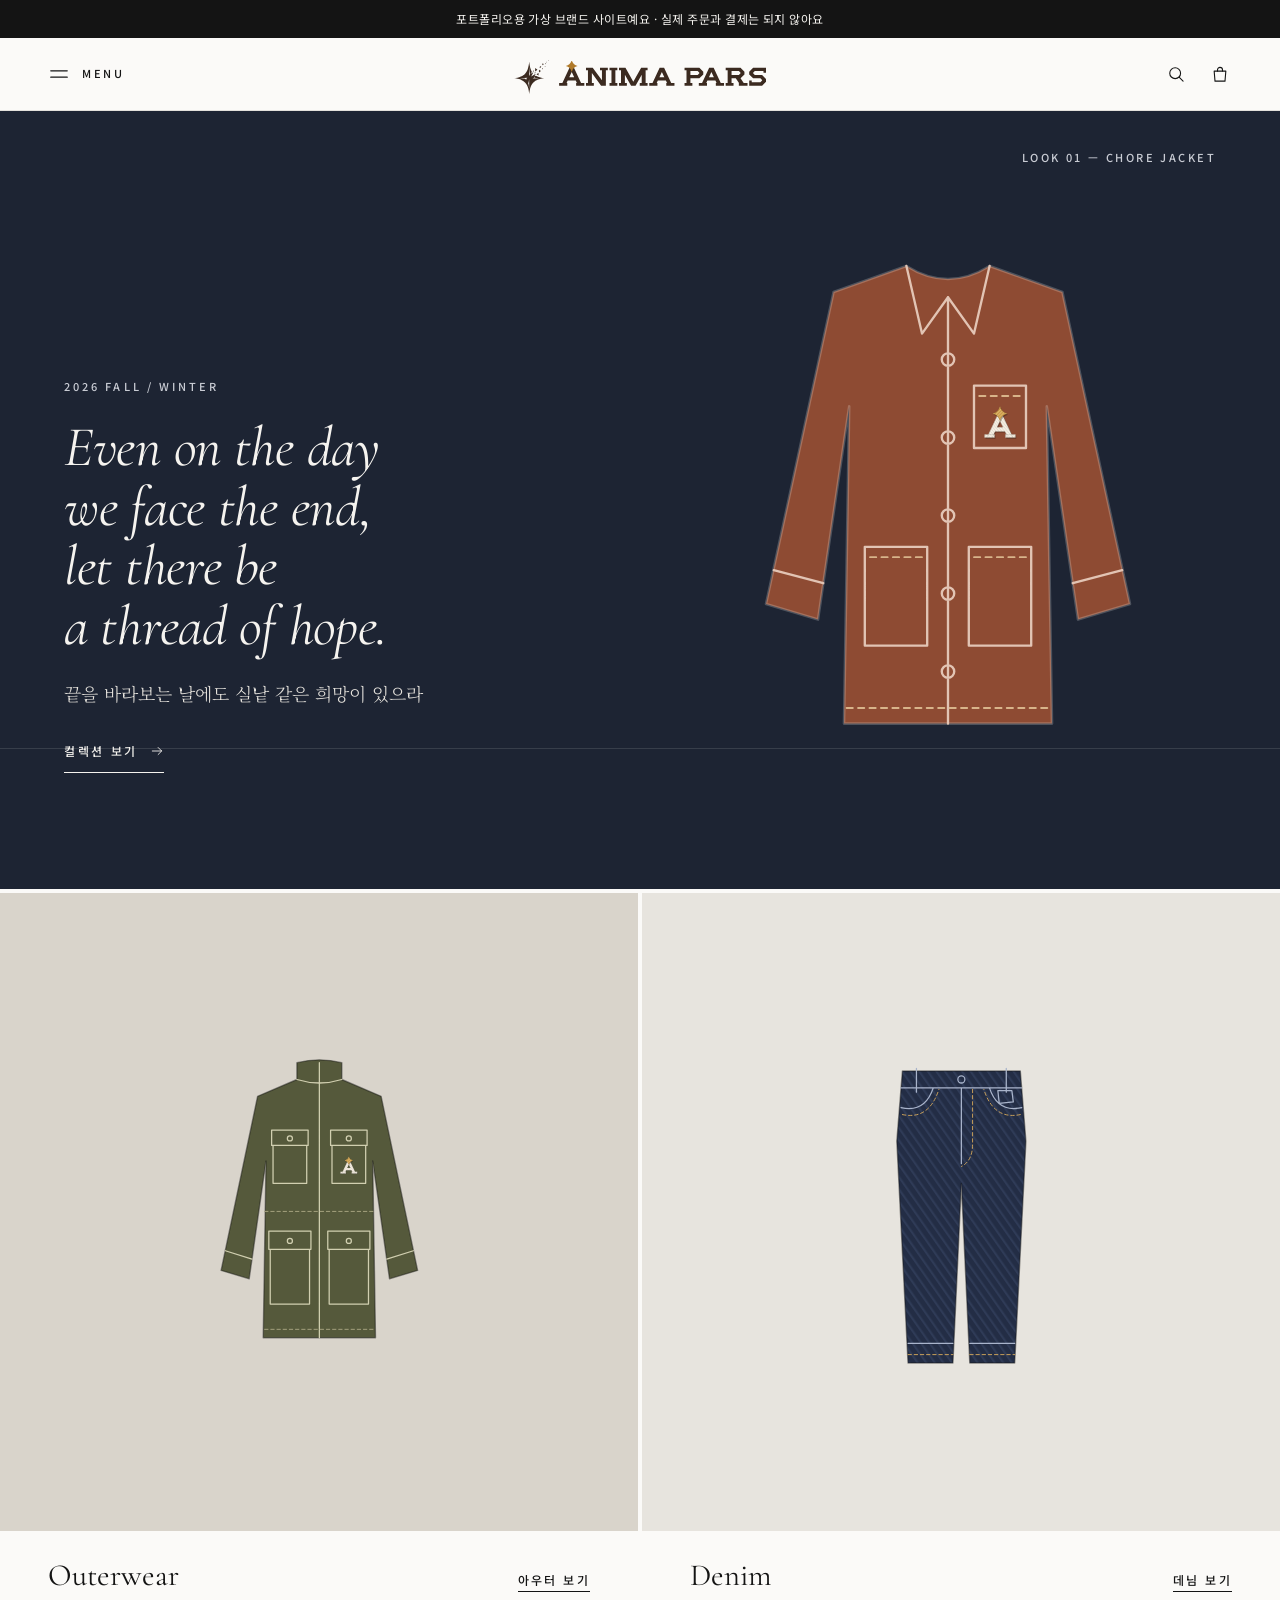
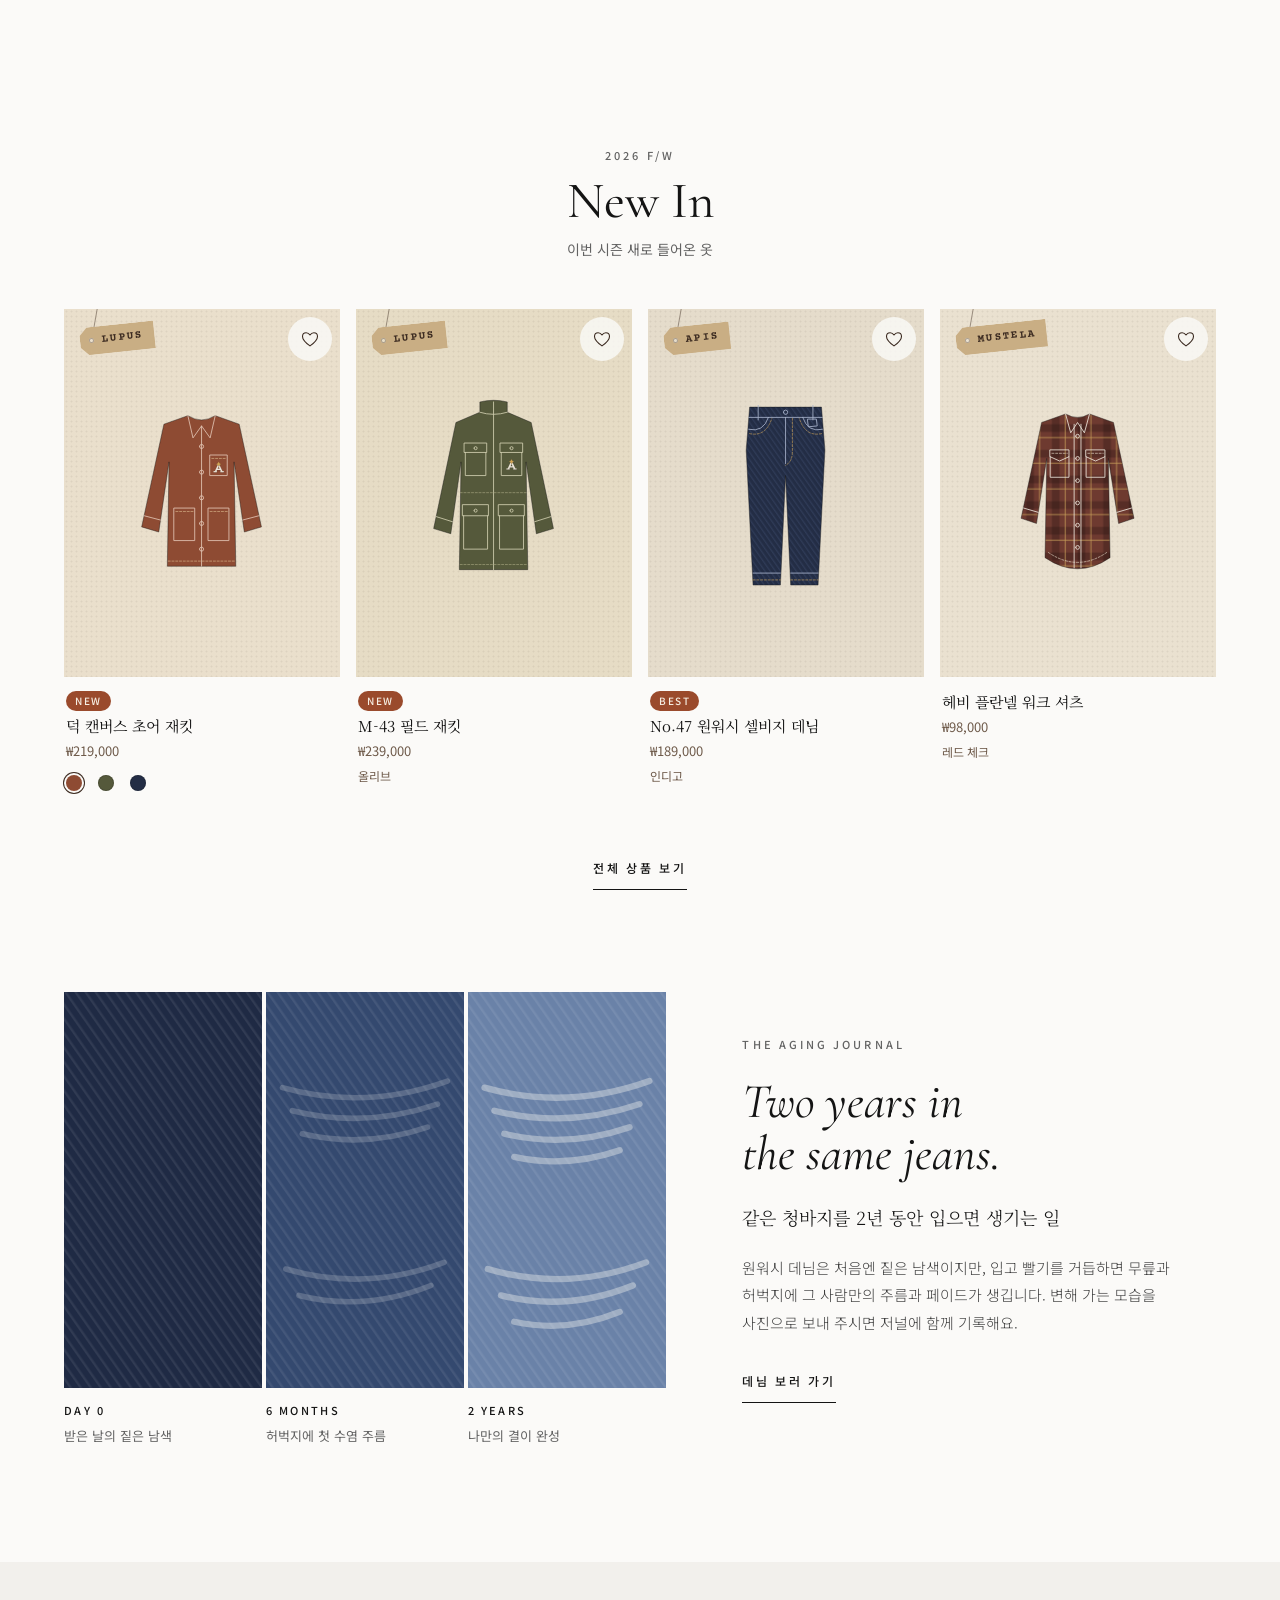
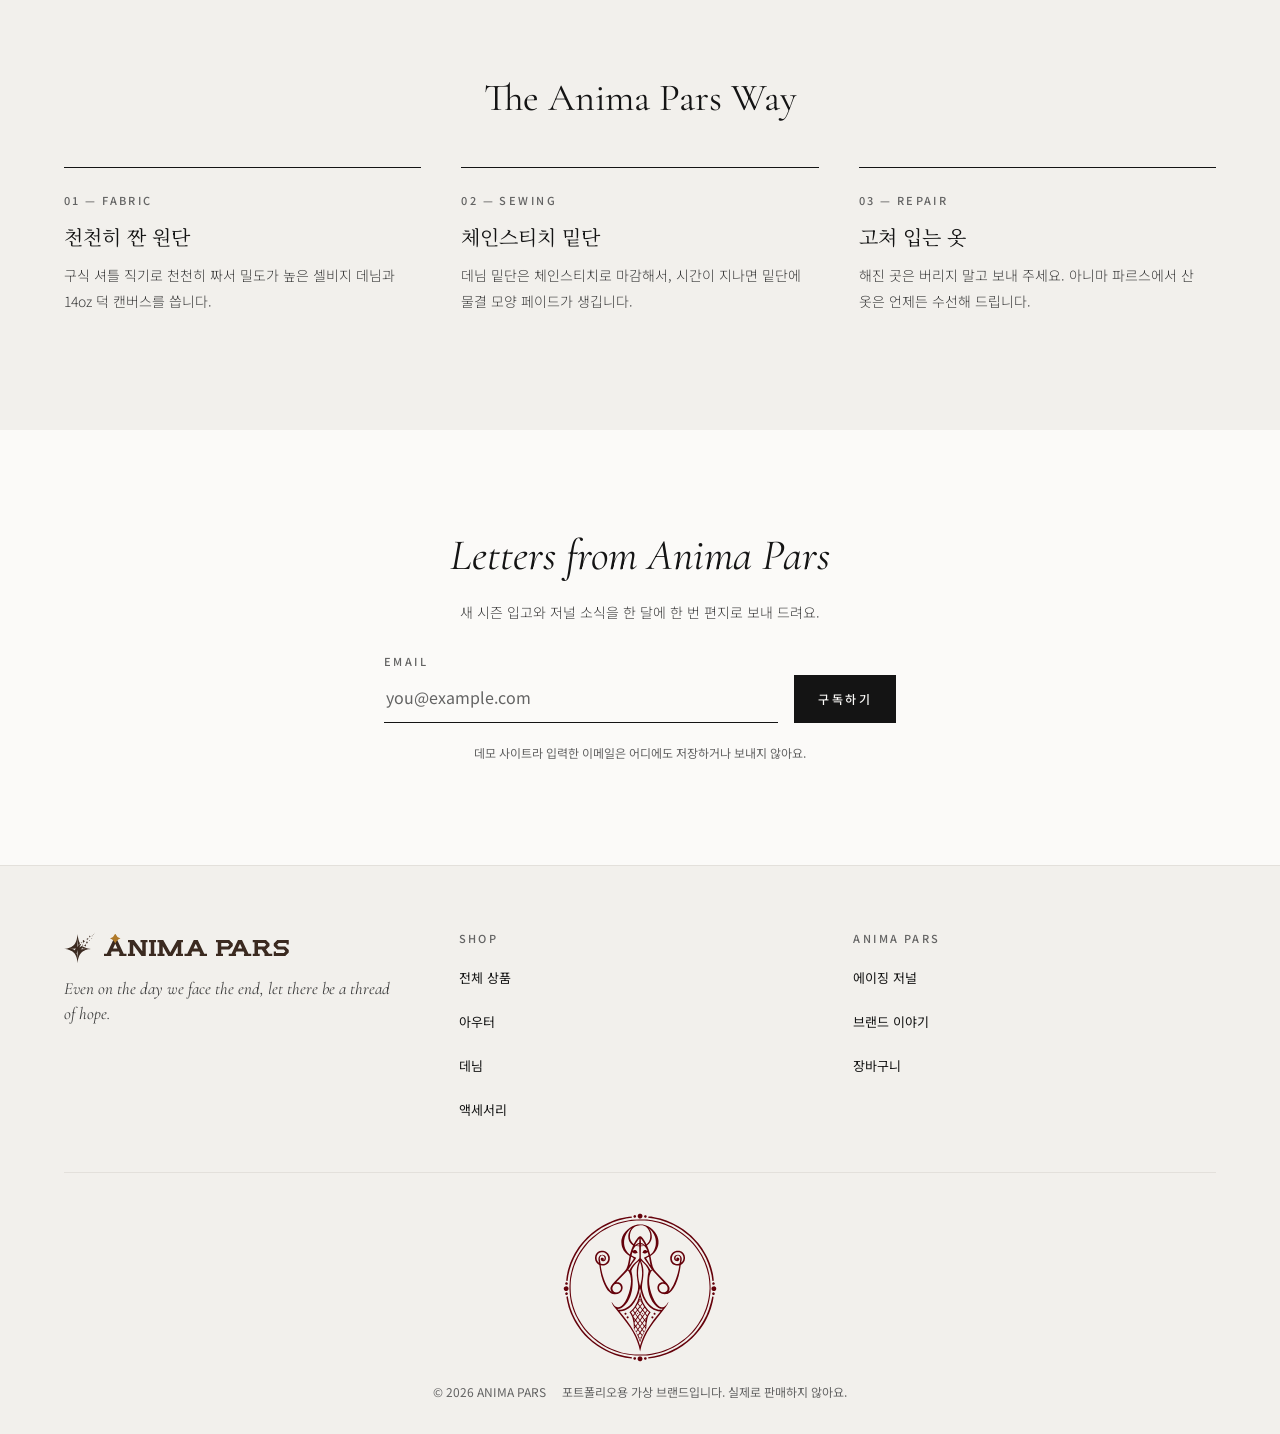
<file: index.html>
<!doctype html>
<html lang="ko">
<head>
  <meta charset="utf-8">
  <meta name="viewport" content="width=device-width, initial-scale=1">
  <title>ANIMA PARS | 포트폴리오용 가상 의류 브랜드</title>
  <meta name="description" content="ANIMA PARS는 덕 캔버스 재킷과 셀비지 데님처럼 입을수록 길이 드는 옷을 만드는 가상 의류 브랜드예요. 코딩 포트폴리오로 만든 데모 사이트입니다.">
  <meta property="og:type" content="website">
  <meta property="og:site_name" content="ANIMA PARS">
  <meta property="og:title" content="ANIMA PARS">
  <meta property="og:description" content="Even on the day we face the end, let there be a thread of hope.">
  <meta property="og:locale" content="ko_KR">
  <meta name="theme-color" content="#fbfaf8">
  <link rel="icon" href="assets/img/favicon.svg" type="image/svg+xml">
  <link rel="preconnect" href="https://fonts.googleapis.com">
  <link rel="preconnect" href="https://fonts.gstatic.com" crossorigin>
  <link rel="stylesheet" href="https://fonts.googleapis.com/css2?family=Cormorant+Garamond:ital,wght@0,400;0,500;1,400&amp;family=Noto+Sans+KR:wght@300;400;500&amp;family=Noto+Serif+KR:wght@300;400&amp;family=Courier+Prime:wght@400;700&amp;display=swap">
  <link rel="stylesheet" href="assets/css/style.css">
  <script src="assets/js/data.js" defer></script>
  <script src="assets/js/common.js" defer></script>
  <script src="assets/js/home.js" defer></script>
</head>
<body>
  <!-- 로고: 한 번 정의해 두고 <use>로 여러 곳에서 씀 -->
  <svg class="svg-defs" aria-hidden="true" focusable="false">
    <symbol id="logo-mark" viewBox="-1 3 372 48">
      <!-- 각진 글자 + 슬랩 세리프. 겹치는 조각을 합치고 글자 속 구멍은 반대 방향으로 그려 뚫음(nonzero) -->
      <path fill="currentColor" d="M3.5 50 L18.5 18 L26.5 18 L41.5 50 L33.9 50 L29.7 41 L15.3 41 L11.1 50 Z M0 45.5 H14.6 V50 H0 Z M30.4 45.5 H45 V50 H30.4 Z M22.5 25.7 L18.1 35 L26.9 35 Z M51.5 50 L51.5 18 L60 18 L76.5 40.5 L76.5 18 L83.5 18 L83.5 50 L75 50 L58.5 27.5 L58.5 50 Z M48 18 H51.5 V22.5 H48 Z M73 18 H87 V22.5 H73 Z M48 45.5 H62 V50 H48 Z M93.5 18 L100.5 18 L100.5 50 L93.5 50 Z M90 18 H104 V22.5 H90 Z M90 45.5 H104 V50 H90 Z M110.5 50 L110.5 18 L118.5 18 L132.5 42.9 L146.5 18 L154.5 18 L154.5 50 L147.5 50 L147.5 30.4 L136.5 50 L128.5 50 L117.5 30.4 L117.5 50 Z M107 18 H110.5 V22.5 H107 Z M154.5 18 H158 V22.5 H154.5 Z M107 45.5 H121 V50 H107 Z M144 45.5 H158 V50 H144 Z M164.5 50 L179.5 18 L187.5 18 L202.5 50 L194.9 50 L190.7 41 L176.3 41 L172.1 50 Z M161 45.5 H175.6 V50 H161 Z M191.4 45.5 H206 V50 H191.4 Z M183.5 25.7 L179.1 35 L187.9 35 Z M227.5 50 L227.5 18 L250.5 18 L257.5 25 L257.5 30 L250.5 37 L234.5 37 L234.5 50 Z M224 18 H227.5 V22.5 H224 Z M224 45.5 H238 V50 H224 Z M234.5 24 L234.5 31 L247.5 31 L250.5 28 L250.5 27 L247.5 24 Z M253 50 L268 18 L276 18 L291 50 L283.4 50 L279.2 41 L264.8 41 L260.6 50 Z M249.5 45.5 H264.1 V50 H249.5 Z M279.9 45.5 H294.5 V50 H279.9 Z M272 25.7 L267.6 35 L276.4 35 Z M301 50 L301 18 L324 18 L331 25 L331 30 L324 37 L333 50 L324.5 50 L315.5 37 L308 37 L308 50 Z M297.5 18 H301 V22.5 H297.5 Z M297.5 45.5 H311.5 V50 H297.5 Z M321 45.5 H336.5 V50 H321 Z M308 24 L308 31 L321 31 L324 28 L324 27 L321 24 Z M369.5 18 L369.5 24 L349.5 24 L346.5 27 L346.5 28 L349.5 31 L362.5 31 L369.5 38 L369.5 43 L362.5 50 L339.5 50 L339.5 44 L359.5 44 L362.5 41 L362.5 40 L359.5 37 L346.5 37 L339.5 30 L339.5 25 L346.5 18 Z M365 18 H369.5 V27 H365 Z M339.5 41 H344 V50 H339.5 Z"/>
      <path style="fill: var(--logo-star, currentColor)" d="M22.5 4.5 Q24.8 12.7 33 15 Q24.8 17.3 22.5 25.5 Q20.2 17.3 12 15 Q20.2 12.7 22.5 4.5 Z"/>
    </symbol>
    <symbol id="star-mark" viewBox="0 0 102.8 101">
      <!-- 부서지는 별(2번): 별 몸통과 조각의 윤곽선을 옮김. 별 안쪽 흰 선은 evenodd로 뚫음 -->
      <path style="fill: var(--brand-star, currentColor)" fill-rule="evenodd" d="M101.5 2.5l-.1 .1 -.9 -1 .9 -1.1 .9 1.1zM96.8 7.9l-1.8 -1.3 1.7 -1.6zM44.5 100.5l-.4 -4.9 -.9 -5.7 -1.2 -5.6 -1.2 -3.9 -1.5 -3.7 -1.5 -3.1 -2.4 -3.7 -3.1 -3.6 -2.7 -2.5 -2.8 -2.1 -4.1 -2.3 -3.3 -1.5 -4.2 -1.5 -4.9 -1.2 -5.7 -1 -4.1 -.5 10 -1.6 4.7 -1.2 4.9 -1.8 4.1 -2 3 -1.8 2.7 -2 2.5 -2.4 2.4 -2.8 2.4 -3.8 2.3 -4.8 1.2 -3.5 1.2 -4.1 1 -4.6 1.3 -7.6 .3 -4.2 .2 -.1 1.2 9.5 1.5 7.2 2.5 7.7 2.7 5.4 -4.1 5.3 .6 -.1 7.7 -4 -6.2 12.3 13.1 -7.9 -3.9 8.1 4.2 -2.3 4.8 2.4 6.3 2.2 7.6 1.7 5.9 .7 -.2 .2 -5.9 .7 -3.6 .7 -5.3 1.4 -3 1 -4.2 1.9 -3.6 2 -3.2 2.3 -2.7 2.5 -2.6 3 -2.9 4.3 -1.5 3.1 -1.6 4.2 -1.3 4.2 -1.1 5.4zM84.8 15.9l-2.2 -3.1 2.2 -3 2.2 3zM92 12.8l-.3 .1 0 -.1 0 -3 2.8 1zM78.9 23.2l-4.5 -1.3 -.6 -.2 0 -.2 5.9 -3.7 .1 .1 -.1 1zM92.8 21.1l-2.8 -.1 1.1 -2.2zM44 48.2l3.3 -6.7 -.7 -2.4 -.7 -4.8 -1.2 -14.2 -.1 20.5 -.2 4.6 -.5 3.1zM62.2 34.4l-.1 -7.5 .2 -3 6.5 5zM84.5 28.1l-1.9 -2.8 2.8 -1.2 -.2 1.5zM75.4 36.9l-2.8 -4 3 -4 2.7 4zM57.4 35l-1.1 -.6 -1.5 -1.3 4.1 -2.4 -.3 1.2zM60.2 39.9l-.1 .1 -.1 -.3 .8 -2.5 3.7 -.2zM72 46l-6.1 -3.6 6.1 -3.9 .1 0 0 .9zM55.5 54.7l18.3 -1 -6 -.4 -3.7 -.4 -2.4 -.8 -2.1 -1.1 -1 1.2 -1.1 .9 -1.2 .7 -2.2 .9zM36.2 58.6l-.1 -2 .5 -1.3 .9 -1.3 2 -1.5 -22 1.2 9 .6 3.6 .6 1.9 .6 1.5 .8 1.4 1zM44.6 85.4l-.1 -28.4 -1.5 7.7 -1.3 4 .9 2.7 .8 3.4z"/>
    </symbol>
  </svg>

  <a class="skip-link" href="#main">본문으로 건너뛰기</a>
  <p class="notice-bar">포트폴리오용 가상 브랜드 사이트예요 · 실제 주문과 결제는 되지 않아요</p>

  <header class="site-header">
    <div class="site-header__inner">
      <div class="site-header__start">
        <button class="menu-toggle" type="button" aria-expanded="false" aria-controls="site-menu" aria-label="메뉴" data-menu-toggle>
          <svg class="icon icon-menu" viewBox="0 0 24 24" aria-hidden="true" focusable="false"><path d="M3 8.5 H21 M3 15.5 H21"/></svg>
          <svg class="icon icon-close" viewBox="0 0 24 24" aria-hidden="true" focusable="false"><path d="M5.5 5.5 L18.5 18.5 M18.5 5.5 L5.5 18.5"/></svg>
          <span class="menu-toggle__label" aria-hidden="true" data-menu-label>MENU</span>
        </button>
      </div>
      <a class="brand-logo" href="index.html" aria-label="ANIMA PARS 홈">
        <svg class="brand-star" viewBox="0 0 102.8 101" aria-hidden="true" focusable="false"><use href="#star-mark"/></svg>
        <svg class="logo" viewBox="-1 3 372 48" aria-hidden="true" focusable="false"><use href="#logo-mark"/></svg>
      </a>
      <div class="site-header__end">
        <button class="icon-button" type="button" aria-expanded="false" aria-controls="site-search" aria-label="검색" data-search-toggle>
          <svg class="icon" viewBox="0 0 24 24" aria-hidden="true" focusable="false"><circle cx="11" cy="11" r="6.5"/><path d="M16 16 L20.5 20.5"/></svg>
        </button>
        <a class="cart-link" href="cart.html" aria-label="장바구니" data-cart-link>
          <svg class="icon" viewBox="0 0 24 24" aria-hidden="true" focusable="false"><path d="M5 8.5 H19 L18 20.5 H6 Z"/><path d="M9 8.5 V7 A3 3 0 0 1 15 7 V8.5"/></svg>
          <span class="cart-link__count" aria-hidden="true" data-cart-count hidden>0</span>
        </a>
      </div>
    </div>
    <div class="site-search" id="site-search" hidden>
      <form class="site-search__form" action="shop.html" method="get" role="search">
        <label class="sr-only" for="search-input">상품 검색</label>
        <input class="site-search__input" id="search-input" name="q" type="search" maxlength="40" placeholder="상품 이름으로 검색" autocomplete="off">
        <button class="button button--compact" type="submit">검색</button>
      </form>
    </div>
    <nav class="site-menu" id="site-menu" aria-label="전체 메뉴" hidden>
      <div class="site-menu__inner">
        <div class="menu-group">
          <p class="menu-group__title" lang="en">SHOP</p>
          <a href="shop.html">전체 상품</a>
          <a href="shop.html?cat=outer">아우터</a>
          <a href="shop.html?cat=denim">데님</a>
          <a href="shop.html?cat=shirt">셔츠</a>
          <a href="shop.html?cat=sweat">스웨트</a>
          <a href="shop.html?cat=tee">티셔츠</a>
          <a href="shop.html?cat=acc">액세서리</a>
        </div>
        <div class="menu-group">
          <p class="menu-group__title" lang="en">ANIMA PARS</p>
          <a href="index.html#journal">에이징 저널</a>
          <a href="index.html#about">브랜드 이야기</a>
          <a href="cart.html">장바구니</a>
        </div>
      </div>
    </nav>
  </header>

  <main id="main" tabindex="-1">
    <section class="hero" aria-labelledby="hero-title">
      <p class="hero__look" aria-hidden="true">LOOK 01 — CHORE JACKET</p>
      <div class="hero__inner container">
        <div class="hero__copy">
          <p class="eyebrow eyebrow--night" lang="en">2026 FALL / WINTER</p>
          <h1 class="hero__title" id="hero-title" lang="en">Even on the day<br>we face the end,<br>let there be<br>a thread of hope.</h1>
          <p class="hero__subtitle">끝을 바라보는 날에도 실낱 같은 희망이 있으라</p>
          <a class="link-line link-line--night" href="shop.html">
            컬렉션 보기
            <svg class="icon icon--small" viewBox="0 0 24 24" aria-hidden="true" focusable="false"><path d="M4 12 H20 M14 6 L20 12 L14 18"/></svg>
          </a>
        </div>
        <div class="hero__visual" data-illustration="AP-001:brick" data-illustration-tone="night" data-illustration-label="브릭 컬러 덕 캔버스 초어 재킷"></div>
      </div>
    </section>

    <section class="category-panels" aria-label="카테고리">
      <a class="category-panel" href="shop.html?cat=outer">
        <div class="category-panel__media category-panel__media--stone" data-illustration="AP-005:olive"></div>
        <div class="category-panel__body">
          <span class="category-panel__title" lang="en">Outerwear</span>
          <span class="category-panel__cta">아우터 보기</span>
        </div>
      </a>
      <a class="category-panel" href="shop.html?cat=denim">
        <div class="category-panel__media" data-illustration="AP-002:indigo"></div>
        <div class="category-panel__body">
          <span class="category-panel__title" lang="en">Denim</span>
          <span class="category-panel__cta">데님 보기</span>
        </div>
      </a>
    </section>

    <section class="section container" aria-labelledby="new-title">
      <div class="section-head">
        <p class="eyebrow" lang="en">2026 F/W</p>
        <h2 class="section-title" id="new-title" lang="en">New In</h2>
        <p class="section-subtitle">이번 시즌 새로 들어온 옷</p>
      </div>
      <ul class="product-grid" data-product-list="new"></ul>
      <noscript><p class="noscript-message">상품을 보려면 자바스크립트를 켜 주세요.</p></noscript>
      <a class="link-line section__cta" href="shop.html">전체 상품 보기</a>
    </section>

    <section class="journal container" id="journal" aria-labelledby="journal-title">
      <ol class="journal__strips" aria-label="데님 에이징 기록">
        <li class="journal__strip">
          <div class="journal__swatch journal__swatch--day0" aria-hidden="true">
            <svg viewBox="0 0 120 240" preserveAspectRatio="none" focusable="false"><rect width="120" height="240" fill="url(#ap-grain)"/></svg>
          </div>
          <span class="journal__label" lang="en">DAY 0</span>
          <span class="journal__note">받은 날의 짙은 남색</span>
        </li>
        <li class="journal__strip">
          <div class="journal__swatch journal__swatch--month6" aria-hidden="true">
            <svg viewBox="0 0 120 240" preserveAspectRatio="none" focusable="false"><rect width="120" height="240" fill="url(#ap-grain)"/><path d="M10 58 Q60 72 110 54 M16 72 Q60 83 104 68 M22 86 Q60 95 98 82 M12 168 Q60 182 108 164 M20 184 Q60 194 100 178" fill="none" stroke="#f5f3ef" stroke-opacity="0.2" stroke-width="3.4" stroke-linecap="round"/></svg>
          </div>
          <span class="journal__label" lang="en">6 MONTHS</span>
          <span class="journal__note">허벅지에 첫 수염 주름</span>
        </li>
        <li class="journal__strip">
          <div class="journal__swatch journal__swatch--year2" aria-hidden="true">
            <svg viewBox="0 0 120 240" preserveAspectRatio="none" focusable="false"><rect width="120" height="240" fill="url(#ap-grain)"/><path d="M10 58 Q60 72 110 54 M16 72 Q60 83 104 68 M22 86 Q60 95 98 82 M28 100 Q60 107 92 96 M12 168 Q60 182 108 164 M20 184 Q60 194 100 178 M28 200 Q60 207 92 194" fill="none" stroke="#f5f3ef" stroke-opacity="0.38" stroke-width="3.8" stroke-linecap="round"/></svg>
          </div>
          <span class="journal__label" lang="en">2 YEARS</span>
          <span class="journal__note">나만의 결이 완성</span>
        </li>
      </ol>
      <div class="journal__copy">
        <p class="eyebrow" lang="en">THE AGING JOURNAL</p>
        <h2 class="journal__title" id="journal-title" lang="en">Two years in<br>the same jeans.</h2>
        <p class="journal__lead">같은 청바지를 2년 동안 입으면 생기는 일</p>
        <p class="journal__text">원워시 데님은 처음엔 짙은 남색이지만, 입고 빨기를 거듭하면 무릎과 허벅지에 그 사람만의 주름과 페이드가 생깁니다. 변해 가는 모습을 사진으로 보내 주시면 저널에 함께 기록해요.</p>
        <a class="link-line" href="product.html?id=AP-002">데님 보러 가기</a>
      </div>
    </section>

    <section class="craft" id="about" aria-labelledby="craft-title">
      <div class="craft__inner container">
        <h2 class="section-title section-title--md craft__title" id="craft-title" lang="en">The Anima Pars Way</h2>
        <div class="craft__grid">
          <article class="craft__item">
            <span class="craft__index" lang="en">01 — FABRIC</span>
            <h3>천천히 짠 원단</h3>
            <p>구식 셔틀 직기로 천천히 짜서 밀도가 높은 셀비지 데님과 14oz 덕 캔버스를 씁니다.</p>
          </article>
          <article class="craft__item">
            <span class="craft__index" lang="en">02 — SEWING</span>
            <h3>체인스티치 밑단</h3>
            <p>데님 밑단은 체인스티치로 마감해서, 시간이 지나면 밑단에 물결 모양 페이드가 생깁니다.</p>
          </article>
          <article class="craft__item">
            <span class="craft__index" lang="en">03 — REPAIR</span>
            <h3>고쳐 입는 옷</h3>
            <p>해진 곳은 버리지 말고 보내 주세요. 아니마 파르스에서 산 옷은 언제든 수선해 드립니다.</p>
          </article>
        </div>
      </div>
    </section>

    <section class="newsletter" aria-labelledby="newsletter-title">
      <div class="newsletter__inner">
        <h2 class="newsletter__title" id="newsletter-title" lang="en">Letters from Anima Pars</h2>
        <p class="newsletter__text">새 시즌 입고와 저널 소식을 한 달에 한 번 편지로 보내 드려요.</p>
        <!-- 입력칸에 name이 없어서, 자바스크립트가 꺼져 있어도 이메일이 주소창이나 서버로 가지 않음 -->
        <form class="newsletter__form" novalidate data-newsletter>
          <div class="field">
            <label class="field__label" for="newsletter-email" lang="en">EMAIL</label>
            <input class="field__input" id="newsletter-email" type="email" autocomplete="email" placeholder="you@example.com" required>
          </div>
          <button class="button button--compact" type="submit">구독하기</button>
        </form>
        <p class="form-message form-message--error" role="alert" data-newsletter-error hidden>이메일 주소를 다시 확인해 주세요.</p>
        <p class="form-message" role="status" data-newsletter-done hidden>고마워요! 포트폴리오용 데모 사이트라 실제로 메일이 발송되지는 않아요.</p>
        <p class="fine-print">데모 사이트라 입력한 이메일은 어디에도 저장하거나 보내지 않아요.</p>
      </div>
    </section>
  </main>

  <footer class="site-footer">
    <div class="container">
      <div class="site-footer__grid">
        <div class="footer-brand">
          <a class="footer-brand__logo" href="index.html" aria-label="ANIMA PARS 홈">
            <svg class="brand-star" viewBox="0 0 102.8 101" aria-hidden="true" focusable="false"><use href="#star-mark"/></svg>
            <svg class="logo" viewBox="-1 3 372 48" aria-hidden="true" focusable="false"><use href="#logo-mark"/></svg>
          </a>
          <p class="footer-motto" lang="en">Even on the day we face the end, let there be a thread of hope.</p>
        </div>
        <nav class="footer-group" aria-labelledby="footer-shop">
          <h2 class="footer-group__title" id="footer-shop" lang="en">SHOP</h2>
          <a href="shop.html">전체 상품</a>
          <a href="shop.html?cat=outer">아우터</a>
          <a href="shop.html?cat=denim">데님</a>
          <a href="shop.html?cat=acc">액세서리</a>
        </nav>
        <nav class="footer-group" aria-labelledby="footer-brand">
          <h2 class="footer-group__title" id="footer-brand" lang="en">ANIMA PARS</h2>
          <a href="index.html#journal">에이징 저널</a>
          <a href="index.html#about">브랜드 이야기</a>
          <a href="cart.html">장바구니</a>
        </nav>
      </div>
      <div class="site-footer__bottom">
        <img class="footer-emblem" src="assets/img/emblem.svg" alt="" width="160" height="156" loading="lazy" decoding="async">
        <p class="site-footer__legal">
          <span>© 2026 ANIMA PARS</span>
          <span>포트폴리오용 가상 브랜드입니다. 실제로 판매하지 않아요.</span>
        </p>
      </div>
    </div>
  </footer>
</body>
</html>
</file>
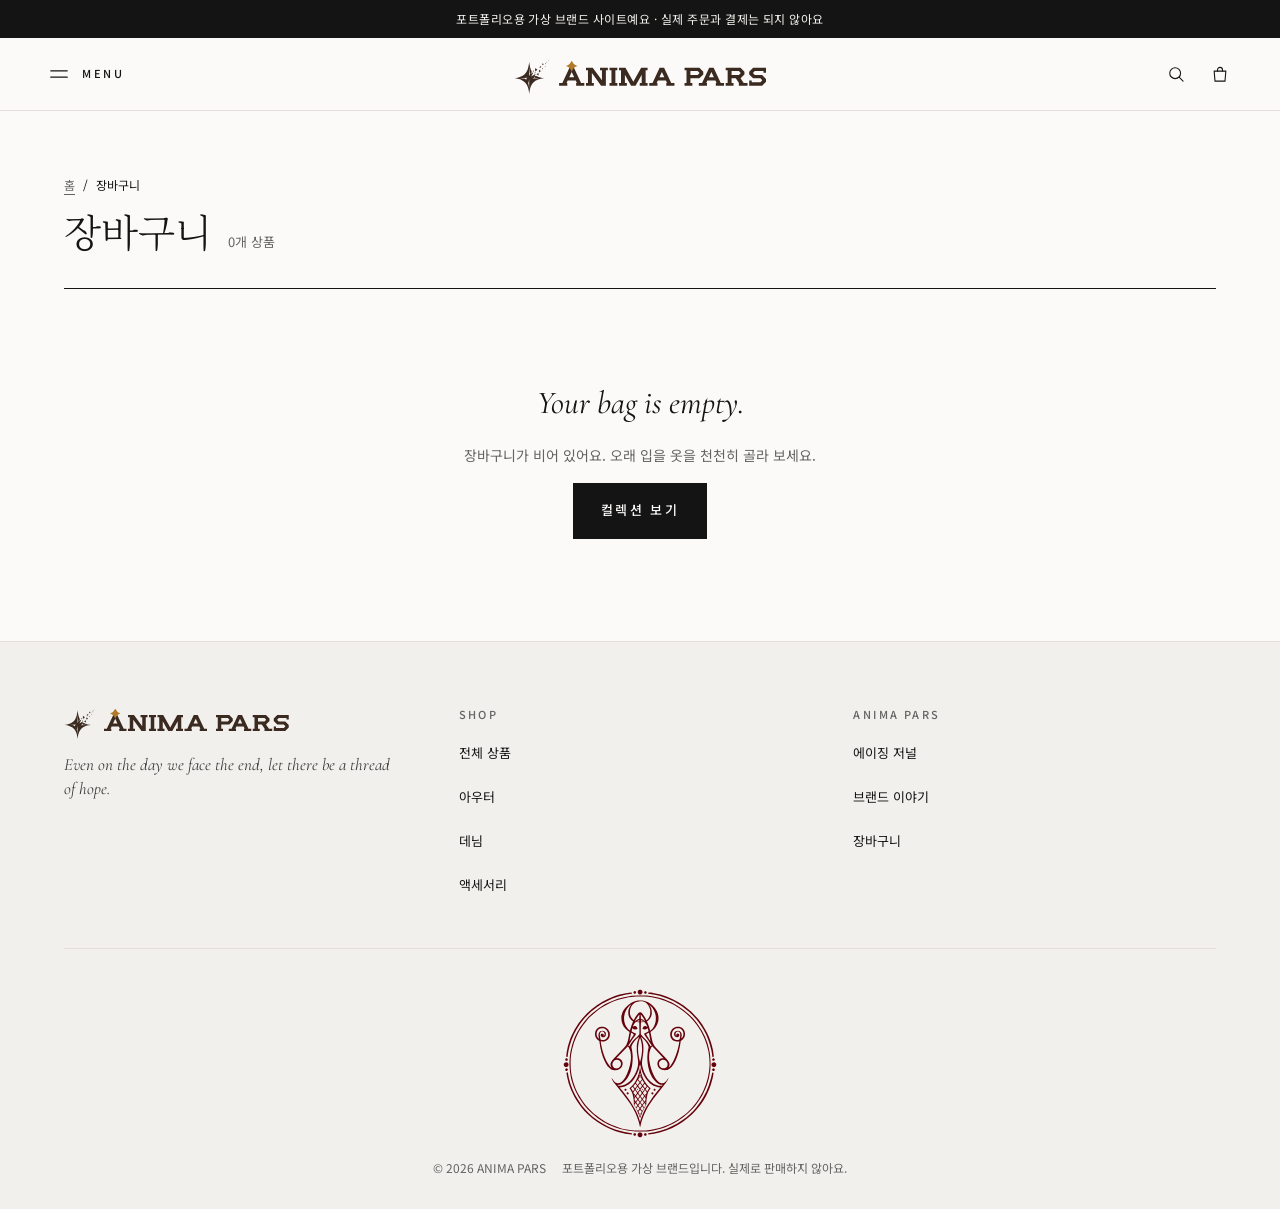
<file: cart.html>
<!doctype html>
<html lang="ko">
<head>
  <meta charset="utf-8">
  <meta name="viewport" content="width=device-width, initial-scale=1">
  <title>장바구니 — ANIMA PARS</title>
  <meta name="description" content="ANIMA PARS 장바구니">
  <!-- 장바구니는 사람마다 내용이 달라서 검색 결과에 올리지 않음 -->
  <meta name="robots" content="noindex">
  <meta name="theme-color" content="#fbfaf8">
  <link rel="icon" href="assets/img/favicon.svg" type="image/svg+xml">
  <link rel="preconnect" href="https://fonts.googleapis.com">
  <link rel="preconnect" href="https://fonts.gstatic.com" crossorigin>
  <link rel="stylesheet" href="https://fonts.googleapis.com/css2?family=Cormorant+Garamond:ital,wght@0,400;0,500;1,400&amp;family=Noto+Sans+KR:wght@300;400;500&amp;family=Noto+Serif+KR:wght@300;400&amp;family=Courier+Prime:wght@400;700&amp;display=swap">
  <link rel="stylesheet" href="assets/css/style.css">
  <script src="assets/js/data.js" defer></script>
  <script src="assets/js/common.js" defer></script>
  <script src="assets/js/cart.js" defer></script>
</head>
<body>
  <svg class="svg-defs" aria-hidden="true" focusable="false">
    <symbol id="logo-mark" viewBox="-1 3 372 48">
      <!-- 각진 글자 + 슬랩 세리프. 겹치는 조각을 합치고 글자 속 구멍은 반대 방향으로 그려 뚫음(nonzero) -->
      <path fill="currentColor" d="M3.5 50 L18.5 18 L26.5 18 L41.5 50 L33.9 50 L29.7 41 L15.3 41 L11.1 50 Z M0 45.5 H14.6 V50 H0 Z M30.4 45.5 H45 V50 H30.4 Z M22.5 25.7 L18.1 35 L26.9 35 Z M51.5 50 L51.5 18 L60 18 L76.5 40.5 L76.5 18 L83.5 18 L83.5 50 L75 50 L58.5 27.5 L58.5 50 Z M48 18 H51.5 V22.5 H48 Z M73 18 H87 V22.5 H73 Z M48 45.5 H62 V50 H48 Z M93.5 18 L100.5 18 L100.5 50 L93.5 50 Z M90 18 H104 V22.5 H90 Z M90 45.5 H104 V50 H90 Z M110.5 50 L110.5 18 L118.5 18 L132.5 42.9 L146.5 18 L154.5 18 L154.5 50 L147.5 50 L147.5 30.4 L136.5 50 L128.5 50 L117.5 30.4 L117.5 50 Z M107 18 H110.5 V22.5 H107 Z M154.5 18 H158 V22.5 H154.5 Z M107 45.5 H121 V50 H107 Z M144 45.5 H158 V50 H144 Z M164.5 50 L179.5 18 L187.5 18 L202.5 50 L194.9 50 L190.7 41 L176.3 41 L172.1 50 Z M161 45.5 H175.6 V50 H161 Z M191.4 45.5 H206 V50 H191.4 Z M183.5 25.7 L179.1 35 L187.9 35 Z M227.5 50 L227.5 18 L250.5 18 L257.5 25 L257.5 30 L250.5 37 L234.5 37 L234.5 50 Z M224 18 H227.5 V22.5 H224 Z M224 45.5 H238 V50 H224 Z M234.5 24 L234.5 31 L247.5 31 L250.5 28 L250.5 27 L247.5 24 Z M253 50 L268 18 L276 18 L291 50 L283.4 50 L279.2 41 L264.8 41 L260.6 50 Z M249.5 45.5 H264.1 V50 H249.5 Z M279.9 45.5 H294.5 V50 H279.9 Z M272 25.7 L267.6 35 L276.4 35 Z M301 50 L301 18 L324 18 L331 25 L331 30 L324 37 L333 50 L324.5 50 L315.5 37 L308 37 L308 50 Z M297.5 18 H301 V22.5 H297.5 Z M297.5 45.5 H311.5 V50 H297.5 Z M321 45.5 H336.5 V50 H321 Z M308 24 L308 31 L321 31 L324 28 L324 27 L321 24 Z M369.5 18 L369.5 24 L349.5 24 L346.5 27 L346.5 28 L349.5 31 L362.5 31 L369.5 38 L369.5 43 L362.5 50 L339.5 50 L339.5 44 L359.5 44 L362.5 41 L362.5 40 L359.5 37 L346.5 37 L339.5 30 L339.5 25 L346.5 18 Z M365 18 H369.5 V27 H365 Z M339.5 41 H344 V50 H339.5 Z"/>
      <path style="fill: var(--logo-star, currentColor)" d="M22.5 4.5 Q24.8 12.7 33 15 Q24.8 17.3 22.5 25.5 Q20.2 17.3 12 15 Q20.2 12.7 22.5 4.5 Z"/>
    </symbol>
    <symbol id="star-mark" viewBox="0 0 102.8 101">
      <!-- 부서지는 별(2번): 별 몸통과 조각의 윤곽선을 옮김. 별 안쪽 흰 선은 evenodd로 뚫음 -->
      <path style="fill: var(--brand-star, currentColor)" fill-rule="evenodd" d="M101.5 2.5l-.1 .1 -.9 -1 .9 -1.1 .9 1.1zM96.8 7.9l-1.8 -1.3 1.7 -1.6zM44.5 100.5l-.4 -4.9 -.9 -5.7 -1.2 -5.6 -1.2 -3.9 -1.5 -3.7 -1.5 -3.1 -2.4 -3.7 -3.1 -3.6 -2.7 -2.5 -2.8 -2.1 -4.1 -2.3 -3.3 -1.5 -4.2 -1.5 -4.9 -1.2 -5.7 -1 -4.1 -.5 10 -1.6 4.7 -1.2 4.9 -1.8 4.1 -2 3 -1.8 2.7 -2 2.5 -2.4 2.4 -2.8 2.4 -3.8 2.3 -4.8 1.2 -3.5 1.2 -4.1 1 -4.6 1.3 -7.6 .3 -4.2 .2 -.1 1.2 9.5 1.5 7.2 2.5 7.7 2.7 5.4 -4.1 5.3 .6 -.1 7.7 -4 -6.2 12.3 13.1 -7.9 -3.9 8.1 4.2 -2.3 4.8 2.4 6.3 2.2 7.6 1.7 5.9 .7 -.2 .2 -5.9 .7 -3.6 .7 -5.3 1.4 -3 1 -4.2 1.9 -3.6 2 -3.2 2.3 -2.7 2.5 -2.6 3 -2.9 4.3 -1.5 3.1 -1.6 4.2 -1.3 4.2 -1.1 5.4zM84.8 15.9l-2.2 -3.1 2.2 -3 2.2 3zM92 12.8l-.3 .1 0 -.1 0 -3 2.8 1zM78.9 23.2l-4.5 -1.3 -.6 -.2 0 -.2 5.9 -3.7 .1 .1 -.1 1zM92.8 21.1l-2.8 -.1 1.1 -2.2zM44 48.2l3.3 -6.7 -.7 -2.4 -.7 -4.8 -1.2 -14.2 -.1 20.5 -.2 4.6 -.5 3.1zM62.2 34.4l-.1 -7.5 .2 -3 6.5 5zM84.5 28.1l-1.9 -2.8 2.8 -1.2 -.2 1.5zM75.4 36.9l-2.8 -4 3 -4 2.7 4zM57.4 35l-1.1 -.6 -1.5 -1.3 4.1 -2.4 -.3 1.2zM60.2 39.9l-.1 .1 -.1 -.3 .8 -2.5 3.7 -.2zM72 46l-6.1 -3.6 6.1 -3.9 .1 0 0 .9zM55.5 54.7l18.3 -1 -6 -.4 -3.7 -.4 -2.4 -.8 -2.1 -1.1 -1 1.2 -1.1 .9 -1.2 .7 -2.2 .9zM36.2 58.6l-.1 -2 .5 -1.3 .9 -1.3 2 -1.5 -22 1.2 9 .6 3.6 .6 1.9 .6 1.5 .8 1.4 1zM44.6 85.4l-.1 -28.4 -1.5 7.7 -1.3 4 .9 2.7 .8 3.4z"/>
    </symbol>
  </svg>

  <a class="skip-link" href="#main">본문으로 건너뛰기</a>
  <p class="notice-bar">포트폴리오용 가상 브랜드 사이트예요 · 실제 주문과 결제는 되지 않아요</p>

  <header class="site-header">
    <div class="site-header__inner">
      <div class="site-header__start">
        <button class="menu-toggle" type="button" aria-expanded="false" aria-controls="site-menu" aria-label="메뉴" data-menu-toggle>
          <svg class="icon icon-menu" viewBox="0 0 24 24" aria-hidden="true" focusable="false"><path d="M3 8.5 H21 M3 15.5 H21"/></svg>
          <svg class="icon icon-close" viewBox="0 0 24 24" aria-hidden="true" focusable="false"><path d="M5.5 5.5 L18.5 18.5 M18.5 5.5 L5.5 18.5"/></svg>
          <span class="menu-toggle__label" aria-hidden="true" data-menu-label>MENU</span>
        </button>
      </div>
      <a class="brand-logo" href="index.html" aria-label="ANIMA PARS 홈">
        <svg class="brand-star" viewBox="0 0 102.8 101" aria-hidden="true" focusable="false"><use href="#star-mark"/></svg>
        <svg class="logo" viewBox="-1 3 372 48" aria-hidden="true" focusable="false"><use href="#logo-mark"/></svg>
      </a>
      <div class="site-header__end">
        <button class="icon-button" type="button" aria-expanded="false" aria-controls="site-search" aria-label="검색" data-search-toggle>
          <svg class="icon" viewBox="0 0 24 24" aria-hidden="true" focusable="false"><circle cx="11" cy="11" r="6.5"/><path d="M16 16 L20.5 20.5"/></svg>
        </button>
        <a class="cart-link" href="cart.html" aria-label="장바구니" aria-current="page" data-cart-link>
          <svg class="icon" viewBox="0 0 24 24" aria-hidden="true" focusable="false"><path d="M5 8.5 H19 L18 20.5 H6 Z"/><path d="M9 8.5 V7 A3 3 0 0 1 15 7 V8.5"/></svg>
          <span class="cart-link__count" aria-hidden="true" data-cart-count hidden>0</span>
        </a>
      </div>
    </div>
    <div class="site-search" id="site-search" hidden>
      <form class="site-search__form" action="shop.html" method="get" role="search">
        <label class="sr-only" for="search-input">상품 검색</label>
        <input class="site-search__input" id="search-input" name="q" type="search" maxlength="40" placeholder="상품 이름으로 검색" autocomplete="off">
        <button class="button button--compact" type="submit">검색</button>
      </form>
    </div>
    <nav class="site-menu" id="site-menu" aria-label="전체 메뉴" hidden>
      <div class="site-menu__inner">
        <div class="menu-group">
          <p class="menu-group__title" lang="en">SHOP</p>
          <a href="shop.html">전체 상품</a>
          <a href="shop.html?cat=outer">아우터</a>
          <a href="shop.html?cat=denim">데님</a>
          <a href="shop.html?cat=shirt">셔츠</a>
          <a href="shop.html?cat=sweat">스웨트</a>
          <a href="shop.html?cat=tee">티셔츠</a>
          <a href="shop.html?cat=acc">액세서리</a>
        </div>
        <div class="menu-group">
          <p class="menu-group__title" lang="en">ANIMA PARS</p>
          <a href="index.html#journal">에이징 저널</a>
          <a href="index.html#about">브랜드 이야기</a>
          <a href="cart.html">장바구니</a>
        </div>
      </div>
    </nav>
  </header>

  <main id="main" tabindex="-1">
    <section class="page-intro container" aria-labelledby="cart-title">
      <nav class="breadcrumb" aria-label="현재 위치">
        <ol>
          <li><a href="index.html">홈</a></li>
          <li aria-current="page">장바구니</li>
        </ol>
      </nav>
      <div class="page-intro__row">
        <h1 class="page-title" id="cart-title" tabindex="-1">장바구니</h1>
        <p class="page-intro__meta" data-cart-summary></p>
      </div>
    </section>

    <div class="container">
      <div class="cart-layout" data-cart-filled hidden>
        <div class="cart-items">
          <ul class="cart-list" data-cart-list></ul>
          <a class="link-line" href="shop.html">
            <svg class="icon icon--small" viewBox="0 0 24 24" aria-hidden="true" focusable="false"><path d="M20 12 H4 M10 6 L4 12 L10 18"/></svg>
            쇼핑 계속하기
          </a>
        </div>

        <aside class="order-summary" aria-labelledby="summary-title">
          <h2 id="summary-title">주문 요약</h2>
          <dl class="summary-list">
            <div>
              <dt>상품 금액</dt>
              <dd data-cart-subtotal></dd>
            </div>
            <div>
              <dt>배송비</dt>
              <dd data-cart-shipping></dd>
            </div>
          </dl>
          <div class="shipping-note" data-cart-need-more hidden>
            <p><span data-cart-remaining></span> 더 담으면 무료배송이에요.</p>
            <div class="shipping-progress" aria-hidden="true"><span data-cart-progress></span></div>
          </div>
          <p class="shipping-note" data-cart-free hidden>10만 원 이상이라 배송비는 무료예요.</p>
          <div class="summary-total">
            <span>총 결제 금액</span>
            <strong data-cart-total></strong>
          </div>
          <button class="button button--block" type="button" data-checkout>주문하기</button>
          <p class="form-message" role="status" data-checkout-message hidden>포트폴리오용 데모 사이트라 실제 주문과 결제는 되지 않아요.</p>
          <p class="fine-print">교환·반품은 받은 날로부터 7일 안에 신청할 수 있어요.</p>
        </aside>
      </div>

      <div class="cart-empty" data-cart-empty hidden>
        <p class="cart-empty__title" lang="en">Your bag is empty.</p>
        <p>장바구니가 비어 있어요. 오래 입을 옷을 천천히 골라 보세요.</p>
        <a class="button" href="shop.html">컬렉션 보기</a>
      </div>

      <noscript><p class="noscript-message">장바구니를 보려면 자바스크립트를 켜 주세요.</p></noscript>
      <p class="sr-only" aria-live="polite" data-cart-live></p>
    </div>
  </main>

  <footer class="site-footer">
    <div class="container">
      <div class="site-footer__grid">
        <div class="footer-brand">
          <a class="footer-brand__logo" href="index.html" aria-label="ANIMA PARS 홈">
            <svg class="brand-star" viewBox="0 0 102.8 101" aria-hidden="true" focusable="false"><use href="#star-mark"/></svg>
            <svg class="logo" viewBox="-1 3 372 48" aria-hidden="true" focusable="false"><use href="#logo-mark"/></svg>
          </a>
          <p class="footer-motto" lang="en">Even on the day we face the end, let there be a thread of hope.</p>
        </div>
        <nav class="footer-group" aria-labelledby="footer-shop">
          <h2 class="footer-group__title" id="footer-shop" lang="en">SHOP</h2>
          <a href="shop.html">전체 상품</a>
          <a href="shop.html?cat=outer">아우터</a>
          <a href="shop.html?cat=denim">데님</a>
          <a href="shop.html?cat=acc">액세서리</a>
        </nav>
        <nav class="footer-group" aria-labelledby="footer-brand">
          <h2 class="footer-group__title" id="footer-brand" lang="en">ANIMA PARS</h2>
          <a href="index.html#journal">에이징 저널</a>
          <a href="index.html#about">브랜드 이야기</a>
          <a href="cart.html">장바구니</a>
        </nav>
      </div>
      <div class="site-footer__bottom">
        <img class="footer-emblem" src="assets/img/emblem.svg" alt="" width="160" height="156" loading="lazy" decoding="async">
        <p class="site-footer__legal">
          <span>© 2026 ANIMA PARS</span>
          <span>포트폴리오용 가상 브랜드입니다. 실제로 판매하지 않아요.</span>
        </p>
      </div>
    </div>
  </footer>
</body>
</html>
</file>
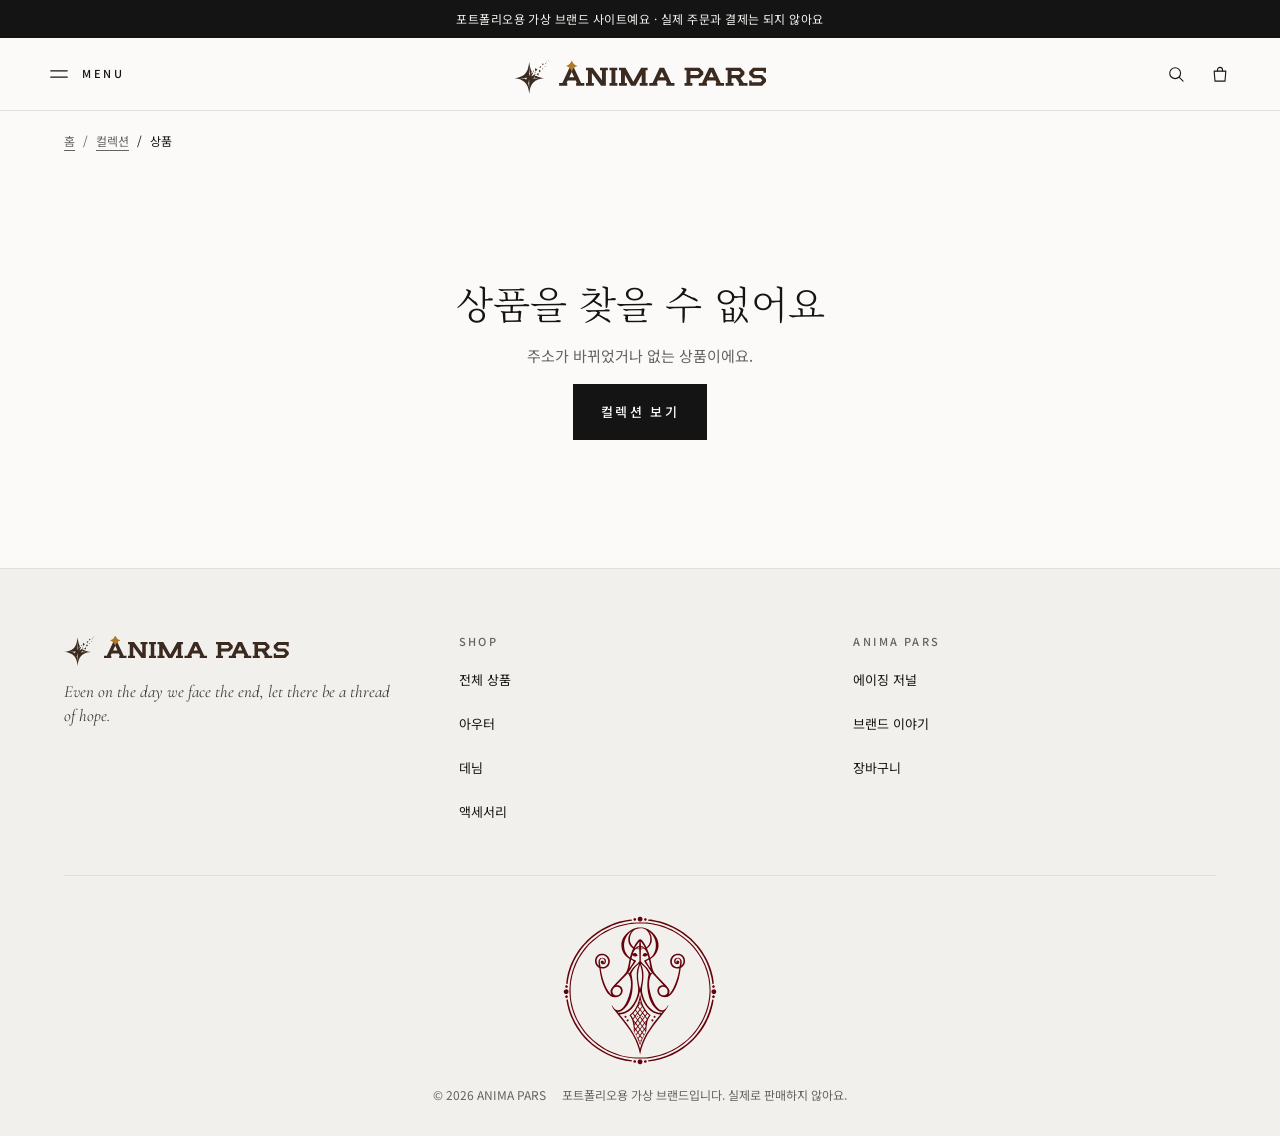
<file: product.html>
<!doctype html>
<html lang="ko">
<head>
  <meta charset="utf-8">
  <meta name="viewport" content="width=device-width, initial-scale=1">
  <title>상품 — ANIMA PARS</title>
  <meta name="description" content="ANIMA PARS 상품 상세 정보">
  <meta property="og:type" content="website">
  <meta property="og:site_name" content="ANIMA PARS">
  <meta property="og:title" content="ANIMA PARS">
  <meta property="og:locale" content="ko_KR">
  <meta name="theme-color" content="#fbfaf8">
  <link rel="icon" href="assets/img/favicon.svg" type="image/svg+xml">
  <link rel="preconnect" href="https://fonts.googleapis.com">
  <link rel="preconnect" href="https://fonts.gstatic.com" crossorigin>
  <link rel="stylesheet" href="https://fonts.googleapis.com/css2?family=Cormorant+Garamond:ital,wght@0,400;0,500;1,400&amp;family=Noto+Sans+KR:wght@300;400;500&amp;family=Noto+Serif+KR:wght@300;400&amp;family=Courier+Prime:wght@400;700&amp;display=swap">
  <link rel="stylesheet" href="assets/css/style.css">
  <script src="assets/js/data.js" defer></script>
  <script src="assets/js/common.js" defer></script>
  <script src="assets/js/product.js" defer></script>
</head>
<body>
  <svg class="svg-defs" aria-hidden="true" focusable="false">
    <symbol id="logo-mark" viewBox="-1 3 372 48">
      <!-- 각진 글자 + 슬랩 세리프. 겹치는 조각을 합치고 글자 속 구멍은 반대 방향으로 그려 뚫음(nonzero) -->
      <path fill="currentColor" d="M3.5 50 L18.5 18 L26.5 18 L41.5 50 L33.9 50 L29.7 41 L15.3 41 L11.1 50 Z M0 45.5 H14.6 V50 H0 Z M30.4 45.5 H45 V50 H30.4 Z M22.5 25.7 L18.1 35 L26.9 35 Z M51.5 50 L51.5 18 L60 18 L76.5 40.5 L76.5 18 L83.5 18 L83.5 50 L75 50 L58.5 27.5 L58.5 50 Z M48 18 H51.5 V22.5 H48 Z M73 18 H87 V22.5 H73 Z M48 45.5 H62 V50 H48 Z M93.5 18 L100.5 18 L100.5 50 L93.5 50 Z M90 18 H104 V22.5 H90 Z M90 45.5 H104 V50 H90 Z M110.5 50 L110.5 18 L118.5 18 L132.5 42.9 L146.5 18 L154.5 18 L154.5 50 L147.5 50 L147.5 30.4 L136.5 50 L128.5 50 L117.5 30.4 L117.5 50 Z M107 18 H110.5 V22.5 H107 Z M154.5 18 H158 V22.5 H154.5 Z M107 45.5 H121 V50 H107 Z M144 45.5 H158 V50 H144 Z M164.5 50 L179.5 18 L187.5 18 L202.5 50 L194.9 50 L190.7 41 L176.3 41 L172.1 50 Z M161 45.5 H175.6 V50 H161 Z M191.4 45.5 H206 V50 H191.4 Z M183.5 25.7 L179.1 35 L187.9 35 Z M227.5 50 L227.5 18 L250.5 18 L257.5 25 L257.5 30 L250.5 37 L234.5 37 L234.5 50 Z M224 18 H227.5 V22.5 H224 Z M224 45.5 H238 V50 H224 Z M234.5 24 L234.5 31 L247.5 31 L250.5 28 L250.5 27 L247.5 24 Z M253 50 L268 18 L276 18 L291 50 L283.4 50 L279.2 41 L264.8 41 L260.6 50 Z M249.5 45.5 H264.1 V50 H249.5 Z M279.9 45.5 H294.5 V50 H279.9 Z M272 25.7 L267.6 35 L276.4 35 Z M301 50 L301 18 L324 18 L331 25 L331 30 L324 37 L333 50 L324.5 50 L315.5 37 L308 37 L308 50 Z M297.5 18 H301 V22.5 H297.5 Z M297.5 45.5 H311.5 V50 H297.5 Z M321 45.5 H336.5 V50 H321 Z M308 24 L308 31 L321 31 L324 28 L324 27 L321 24 Z M369.5 18 L369.5 24 L349.5 24 L346.5 27 L346.5 28 L349.5 31 L362.5 31 L369.5 38 L369.5 43 L362.5 50 L339.5 50 L339.5 44 L359.5 44 L362.5 41 L362.5 40 L359.5 37 L346.5 37 L339.5 30 L339.5 25 L346.5 18 Z M365 18 H369.5 V27 H365 Z M339.5 41 H344 V50 H339.5 Z"/>
      <path style="fill: var(--logo-star, currentColor)" d="M22.5 4.5 Q24.8 12.7 33 15 Q24.8 17.3 22.5 25.5 Q20.2 17.3 12 15 Q20.2 12.7 22.5 4.5 Z"/>
    </symbol>
    <symbol id="star-mark" viewBox="0 0 102.8 101">
      <!-- 부서지는 별(2번): 별 몸통과 조각의 윤곽선을 옮김. 별 안쪽 흰 선은 evenodd로 뚫음 -->
      <path style="fill: var(--brand-star, currentColor)" fill-rule="evenodd" d="M101.5 2.5l-.1 .1 -.9 -1 .9 -1.1 .9 1.1zM96.8 7.9l-1.8 -1.3 1.7 -1.6zM44.5 100.5l-.4 -4.9 -.9 -5.7 -1.2 -5.6 -1.2 -3.9 -1.5 -3.7 -1.5 -3.1 -2.4 -3.7 -3.1 -3.6 -2.7 -2.5 -2.8 -2.1 -4.1 -2.3 -3.3 -1.5 -4.2 -1.5 -4.9 -1.2 -5.7 -1 -4.1 -.5 10 -1.6 4.7 -1.2 4.9 -1.8 4.1 -2 3 -1.8 2.7 -2 2.5 -2.4 2.4 -2.8 2.4 -3.8 2.3 -4.8 1.2 -3.5 1.2 -4.1 1 -4.6 1.3 -7.6 .3 -4.2 .2 -.1 1.2 9.5 1.5 7.2 2.5 7.7 2.7 5.4 -4.1 5.3 .6 -.1 7.7 -4 -6.2 12.3 13.1 -7.9 -3.9 8.1 4.2 -2.3 4.8 2.4 6.3 2.2 7.6 1.7 5.9 .7 -.2 .2 -5.9 .7 -3.6 .7 -5.3 1.4 -3 1 -4.2 1.9 -3.6 2 -3.2 2.3 -2.7 2.5 -2.6 3 -2.9 4.3 -1.5 3.1 -1.6 4.2 -1.3 4.2 -1.1 5.4zM84.8 15.9l-2.2 -3.1 2.2 -3 2.2 3zM92 12.8l-.3 .1 0 -.1 0 -3 2.8 1zM78.9 23.2l-4.5 -1.3 -.6 -.2 0 -.2 5.9 -3.7 .1 .1 -.1 1zM92.8 21.1l-2.8 -.1 1.1 -2.2zM44 48.2l3.3 -6.7 -.7 -2.4 -.7 -4.8 -1.2 -14.2 -.1 20.5 -.2 4.6 -.5 3.1zM62.2 34.4l-.1 -7.5 .2 -3 6.5 5zM84.5 28.1l-1.9 -2.8 2.8 -1.2 -.2 1.5zM75.4 36.9l-2.8 -4 3 -4 2.7 4zM57.4 35l-1.1 -.6 -1.5 -1.3 4.1 -2.4 -.3 1.2zM60.2 39.9l-.1 .1 -.1 -.3 .8 -2.5 3.7 -.2zM72 46l-6.1 -3.6 6.1 -3.9 .1 0 0 .9zM55.5 54.7l18.3 -1 -6 -.4 -3.7 -.4 -2.4 -.8 -2.1 -1.1 -1 1.2 -1.1 .9 -1.2 .7 -2.2 .9zM36.2 58.6l-.1 -2 .5 -1.3 .9 -1.3 2 -1.5 -22 1.2 9 .6 3.6 .6 1.9 .6 1.5 .8 1.4 1zM44.6 85.4l-.1 -28.4 -1.5 7.7 -1.3 4 .9 2.7 .8 3.4z"/>
    </symbol>
  </svg>

  <a class="skip-link" href="#main">본문으로 건너뛰기</a>
  <p class="notice-bar">포트폴리오용 가상 브랜드 사이트예요 · 실제 주문과 결제는 되지 않아요</p>

  <header class="site-header">
    <div class="site-header__inner">
      <div class="site-header__start">
        <button class="menu-toggle" type="button" aria-expanded="false" aria-controls="site-menu" aria-label="메뉴" data-menu-toggle>
          <svg class="icon icon-menu" viewBox="0 0 24 24" aria-hidden="true" focusable="false"><path d="M3 8.5 H21 M3 15.5 H21"/></svg>
          <svg class="icon icon-close" viewBox="0 0 24 24" aria-hidden="true" focusable="false"><path d="M5.5 5.5 L18.5 18.5 M18.5 5.5 L5.5 18.5"/></svg>
          <span class="menu-toggle__label" aria-hidden="true" data-menu-label>MENU</span>
        </button>
      </div>
      <a class="brand-logo" href="index.html" aria-label="ANIMA PARS 홈">
        <svg class="brand-star" viewBox="0 0 102.8 101" aria-hidden="true" focusable="false"><use href="#star-mark"/></svg>
        <svg class="logo" viewBox="-1 3 372 48" aria-hidden="true" focusable="false"><use href="#logo-mark"/></svg>
      </a>
      <div class="site-header__end">
        <button class="icon-button" type="button" aria-expanded="false" aria-controls="site-search" aria-label="검색" data-search-toggle>
          <svg class="icon" viewBox="0 0 24 24" aria-hidden="true" focusable="false"><circle cx="11" cy="11" r="6.5"/><path d="M16 16 L20.5 20.5"/></svg>
        </button>
        <a class="cart-link" href="cart.html" aria-label="장바구니" data-cart-link>
          <svg class="icon" viewBox="0 0 24 24" aria-hidden="true" focusable="false"><path d="M5 8.5 H19 L18 20.5 H6 Z"/><path d="M9 8.5 V7 A3 3 0 0 1 15 7 V8.5"/></svg>
          <span class="cart-link__count" aria-hidden="true" data-cart-count hidden>0</span>
        </a>
      </div>
    </div>
    <div class="site-search" id="site-search" hidden>
      <form class="site-search__form" action="shop.html" method="get" role="search">
        <label class="sr-only" for="search-input">상품 검색</label>
        <input class="site-search__input" id="search-input" name="q" type="search" maxlength="40" placeholder="상품 이름으로 검색" autocomplete="off">
        <button class="button button--compact" type="submit">검색</button>
      </form>
    </div>
    <nav class="site-menu" id="site-menu" aria-label="전체 메뉴" hidden>
      <div class="site-menu__inner">
        <div class="menu-group">
          <p class="menu-group__title" lang="en">SHOP</p>
          <a href="shop.html">전체 상품</a>
          <a href="shop.html?cat=outer">아우터</a>
          <a href="shop.html?cat=denim">데님</a>
          <a href="shop.html?cat=shirt">셔츠</a>
          <a href="shop.html?cat=sweat">스웨트</a>
          <a href="shop.html?cat=tee">티셔츠</a>
          <a href="shop.html?cat=acc">액세서리</a>
        </div>
        <div class="menu-group">
          <p class="menu-group__title" lang="en">ANIMA PARS</p>
          <a href="index.html#journal">에이징 저널</a>
          <a href="index.html#about">브랜드 이야기</a>
          <a href="cart.html">장바구니</a>
        </div>
      </div>
    </nav>
  </header>

  <main id="main" tabindex="-1">
    <div class="container">
      <nav class="breadcrumb breadcrumb--product" aria-label="현재 위치">
        <ol>
          <li><a href="index.html">홈</a></li>
          <li><a href="shop.html">컬렉션</a></li>
          <li aria-current="page" data-crumb-name>상품</li>
        </ol>
      </nav>
    </div>

    <div data-product-root>
      <section class="product container" aria-labelledby="pd-title">
        <div class="product__gallery">
          <figure class="product__figure product__figure--main">
            <span class="hang-tag hang-tag--large" data-pd-tag><span class="hang-tag__paper" lang="la" data-pd-tag-text></span></span>
            <div class="product__art" data-pd-front></div>
            <figcaption lang="en">FRONT</figcaption>
          </figure>
          <div class="product__figure-row">
            <figure class="product__figure product__figure--square">
              <div class="product__fabric" data-pd-fabric></div>
              <figcaption class="fabric-caption" lang="en" data-pd-fabric-caption></figcaption>
            </figure>
            <figure class="product__figure product__figure--square product__figure--label">
              <div class="woven-label" aria-hidden="true">
                <svg class="logo" viewBox="-1 3 372 48" focusable="false"><use href="#logo-mark"/></svg>
                <span class="woven-label__line" lang="en">SEOUL · EST. 2026</span>
              </div>
              <figcaption lang="en">WOVEN LABEL</figcaption>
            </figure>
          </div>
        </div>

        <div class="product__info">
          <div class="product__heading">
            <p class="eyebrow eyebrow--type" data-pd-meta></p>
            <p class="product__line" data-pd-line>
              <span class="product__line-latin" lang="la" data-pd-line-latin></span>
              <span class="product__line-meaning" data-pd-line-meaning></span>
            </p>
            <h1 class="product__title" id="pd-title" data-pd-name></h1>
            <p class="product__title-en" lang="en" data-pd-name-en></p>
            <p class="product__price" data-pd-price></p>
          </div>

          <fieldset class="option-group">
            <legend>색상 <span data-pd-color-name></span></legend>
            <div class="swatch-list" data-pd-colors></div>
          </fieldset>

          <fieldset class="option-group">
            <legend>사이즈</legend>
            <div class="size-list" data-pd-sizes></div>
            <div class="option-note">
              <span data-pd-size-note></span>
              <a href="#size-guide" data-pd-size-guide-link>사이즈 가이드</a>
            </div>
          </fieldset>

          <div class="product__actions">
            <button class="button button--block button--warm" type="button" data-add-to-cart>장바구니에 담기</button>
            <p class="form-message form-message--error" role="alert" data-pd-error hidden></p>
            <div class="added-message" role="status" data-pd-added hidden>
              <span data-pd-added-text></span>
              <a href="cart.html">장바구니 보기</a>
            </div>
          </div>

          <div class="accordion">
            <details open>
              <summary>
                상품 설명
                <svg class="icon icon--small" viewBox="0 0 24 24" aria-hidden="true" focusable="false"><path d="M12 4 V20 M4 12 H20"/></svg>
              </summary>
              <p class="accordion__body" data-pd-description></p>
            </details>
            <details>
              <summary>
                소재와 관리
                <svg class="icon icon--small" viewBox="0 0 24 24" aria-hidden="true" focusable="false"><path d="M12 4 V20 M4 12 H20"/></svg>
              </summary>
              <div class="care-label">
                <p class="care-label__title" lang="en">FABRIC &amp; CARE</p>
                <dl class="spec-list" data-pd-specs></dl>
              </div>
            </details>
            <details>
              <summary>
                배송과 반품
                <svg class="icon icon--small" viewBox="0 0 24 24" aria-hidden="true" focusable="false"><path d="M12 4 V20 M4 12 H20"/></svg>
              </summary>
              <p class="accordion__body">10만 원 이상 구매하면 무료로 배송해요. 교환·반품은 받은 날로부터 7일 안에 신청할 수 있어요. (포트폴리오용 데모 사이트라 실제 배송은 없어요.)</p>
            </details>
          </div>
        </div>
      </section>

      <section class="product-extra" aria-label="사이즈와 에이징 정보">
        <div class="product-extra__inner container">
          <div class="size-guide" id="size-guide" data-pd-size-guide>
            <h2 class="section-title section-title--md" lang="en">Size Guide</h2>
            <div class="table-scroll">
              <table class="size-table" data-pd-size-table></table>
            </div>
          </div>
          <div class="aging">
            <h2 class="section-title section-title--md" lang="en">How it Ages</h2>
            <p class="aging__text" data-pd-aging-text></p>
            <ol class="aging__steps">
              <li class="aging__step">
                <span class="aging__swatch" aria-hidden="true" data-pd-age></span>
                <span class="aging__label" lang="en">NEW</span>
                <span class="aging__note">처음 받은 날</span>
              </li>
              <li class="aging__step">
                <span class="aging__swatch" aria-hidden="true" data-pd-age></span>
                <span class="aging__label" lang="en">6 MONTHS</span>
                <span class="aging__note">반년 동안 입은 색</span>
              </li>
              <li class="aging__step">
                <span class="aging__swatch" aria-hidden="true" data-pd-age></span>
                <span class="aging__label" lang="en">2 YEARS</span>
                <span class="aging__note">2년 동안 입은 색</span>
              </li>
            </ol>
          </div>
        </div>
      </section>

      <section class="section container" aria-labelledby="related-title">
        <div class="section-head">
          <h2 class="section-title" id="related-title" lang="en">Complete the Look</h2>
          <p class="section-subtitle">함께 입기 좋은 옷</p>
        </div>
        <ul class="product-grid" data-pd-related></ul>
      </section>
    </div>

    <section class="not-found container" data-product-missing hidden>
      <h1 class="page-title">상품을 찾을 수 없어요</h1>
      <p>주소가 바뀌었거나 없는 상품이에요.</p>
      <a class="button" href="shop.html">컬렉션 보기</a>
    </section>

    <noscript><p class="noscript-message">상품 정보를 보려면 자바스크립트를 켜 주세요.</p></noscript>
  </main>

  <footer class="site-footer">
    <div class="container">
      <div class="site-footer__grid">
        <div class="footer-brand">
          <a class="footer-brand__logo" href="index.html" aria-label="ANIMA PARS 홈">
            <svg class="brand-star" viewBox="0 0 102.8 101" aria-hidden="true" focusable="false"><use href="#star-mark"/></svg>
            <svg class="logo" viewBox="-1 3 372 48" aria-hidden="true" focusable="false"><use href="#logo-mark"/></svg>
          </a>
          <p class="footer-motto" lang="en">Even on the day we face the end, let there be a thread of hope.</p>
        </div>
        <nav class="footer-group" aria-labelledby="footer-shop">
          <h2 class="footer-group__title" id="footer-shop" lang="en">SHOP</h2>
          <a href="shop.html">전체 상품</a>
          <a href="shop.html?cat=outer">아우터</a>
          <a href="shop.html?cat=denim">데님</a>
          <a href="shop.html?cat=acc">액세서리</a>
        </nav>
        <nav class="footer-group" aria-labelledby="footer-brand">
          <h2 class="footer-group__title" id="footer-brand" lang="en">ANIMA PARS</h2>
          <a href="index.html#journal">에이징 저널</a>
          <a href="index.html#about">브랜드 이야기</a>
          <a href="cart.html">장바구니</a>
        </nav>
      </div>
      <div class="site-footer__bottom">
        <img class="footer-emblem" src="assets/img/emblem.svg" alt="" width="160" height="156" loading="lazy" decoding="async">
        <p class="site-footer__legal">
          <span>© 2026 ANIMA PARS</span>
          <span>포트폴리오용 가상 브랜드입니다. 실제로 판매하지 않아요.</span>
        </p>
      </div>
    </div>
  </footer>
</body>
</html>
</file>
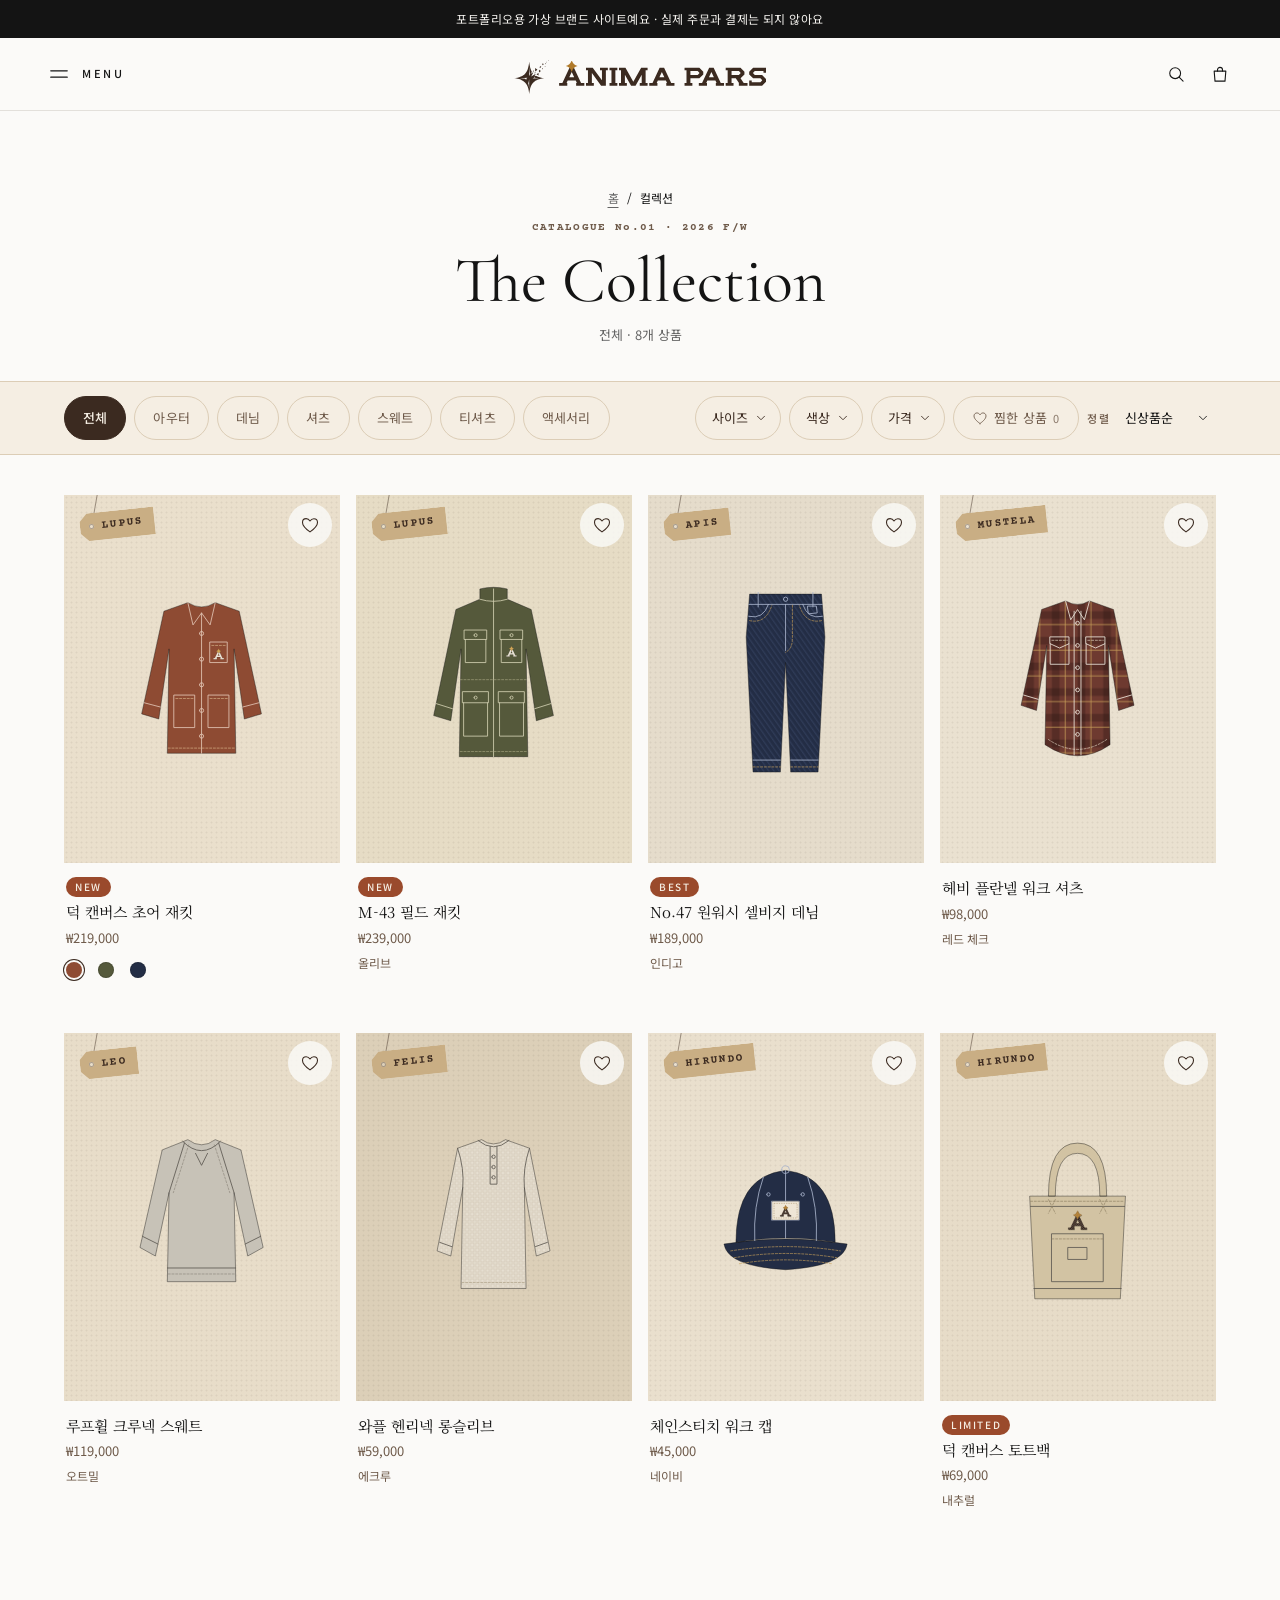
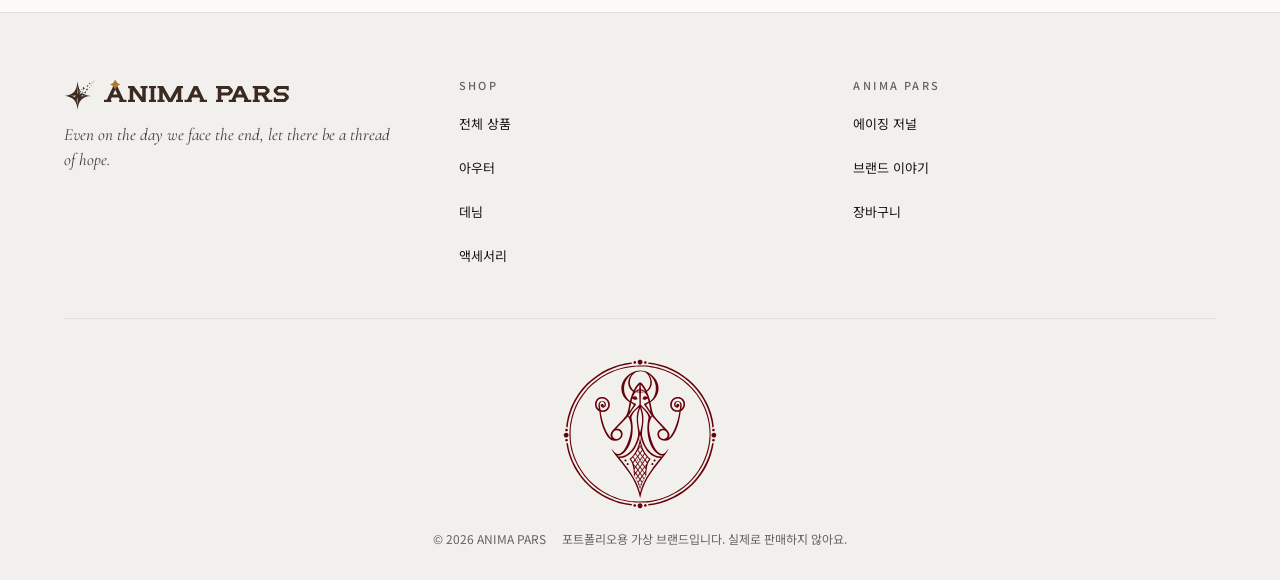
<file: shop.html>
<!doctype html>
<html lang="ko">
<head>
  <meta charset="utf-8">
  <meta name="viewport" content="width=device-width, initial-scale=1">
  <title>컬렉션 — ANIMA PARS</title>
  <meta name="description" content="ANIMA PARS 2026 F/W 컬렉션. 덕 캔버스 재킷, 셀비지 데님, 플란넬 셔츠, 루프휠 스웨트까지 모아 볼 수 있어요.">
  <meta property="og:type" content="website">
  <meta property="og:site_name" content="ANIMA PARS">
  <meta property="og:title" content="컬렉션 — ANIMA PARS">
  <meta property="og:description" content="ANIMA PARS 2026 F/W 컬렉션">
  <meta property="og:locale" content="ko_KR">
  <meta name="theme-color" content="#fbfaf8">
  <link rel="icon" href="assets/img/favicon.svg" type="image/svg+xml">
  <link rel="preconnect" href="https://fonts.googleapis.com">
  <link rel="preconnect" href="https://fonts.gstatic.com" crossorigin>
  <link rel="stylesheet" href="https://fonts.googleapis.com/css2?family=Cormorant+Garamond:ital,wght@0,400;0,500;1,400&amp;family=Noto+Sans+KR:wght@300;400;500&amp;family=Noto+Serif+KR:wght@300;400&amp;family=Courier+Prime:wght@400;700&amp;display=swap">
  <link rel="stylesheet" href="assets/css/style.css">
  <script src="assets/js/data.js" defer></script>
  <script src="assets/js/common.js" defer></script>
  <script src="assets/js/shop.js" defer></script>
</head>
<body>
  <svg class="svg-defs" aria-hidden="true" focusable="false">
    <symbol id="logo-mark" viewBox="-1 3 372 48">
      <!-- 각진 글자 + 슬랩 세리프. 겹치는 조각을 합치고 글자 속 구멍은 반대 방향으로 그려 뚫음(nonzero) -->
      <path fill="currentColor" d="M3.5 50 L18.5 18 L26.5 18 L41.5 50 L33.9 50 L29.7 41 L15.3 41 L11.1 50 Z M0 45.5 H14.6 V50 H0 Z M30.4 45.5 H45 V50 H30.4 Z M22.5 25.7 L18.1 35 L26.9 35 Z M51.5 50 L51.5 18 L60 18 L76.5 40.5 L76.5 18 L83.5 18 L83.5 50 L75 50 L58.5 27.5 L58.5 50 Z M48 18 H51.5 V22.5 H48 Z M73 18 H87 V22.5 H73 Z M48 45.5 H62 V50 H48 Z M93.5 18 L100.5 18 L100.5 50 L93.5 50 Z M90 18 H104 V22.5 H90 Z M90 45.5 H104 V50 H90 Z M110.5 50 L110.5 18 L118.5 18 L132.5 42.9 L146.5 18 L154.5 18 L154.5 50 L147.5 50 L147.5 30.4 L136.5 50 L128.5 50 L117.5 30.4 L117.5 50 Z M107 18 H110.5 V22.5 H107 Z M154.5 18 H158 V22.5 H154.5 Z M107 45.5 H121 V50 H107 Z M144 45.5 H158 V50 H144 Z M164.5 50 L179.5 18 L187.5 18 L202.5 50 L194.9 50 L190.7 41 L176.3 41 L172.1 50 Z M161 45.5 H175.6 V50 H161 Z M191.4 45.5 H206 V50 H191.4 Z M183.5 25.7 L179.1 35 L187.9 35 Z M227.5 50 L227.5 18 L250.5 18 L257.5 25 L257.5 30 L250.5 37 L234.5 37 L234.5 50 Z M224 18 H227.5 V22.5 H224 Z M224 45.5 H238 V50 H224 Z M234.5 24 L234.5 31 L247.5 31 L250.5 28 L250.5 27 L247.5 24 Z M253 50 L268 18 L276 18 L291 50 L283.4 50 L279.2 41 L264.8 41 L260.6 50 Z M249.5 45.5 H264.1 V50 H249.5 Z M279.9 45.5 H294.5 V50 H279.9 Z M272 25.7 L267.6 35 L276.4 35 Z M301 50 L301 18 L324 18 L331 25 L331 30 L324 37 L333 50 L324.5 50 L315.5 37 L308 37 L308 50 Z M297.5 18 H301 V22.5 H297.5 Z M297.5 45.5 H311.5 V50 H297.5 Z M321 45.5 H336.5 V50 H321 Z M308 24 L308 31 L321 31 L324 28 L324 27 L321 24 Z M369.5 18 L369.5 24 L349.5 24 L346.5 27 L346.5 28 L349.5 31 L362.5 31 L369.5 38 L369.5 43 L362.5 50 L339.5 50 L339.5 44 L359.5 44 L362.5 41 L362.5 40 L359.5 37 L346.5 37 L339.5 30 L339.5 25 L346.5 18 Z M365 18 H369.5 V27 H365 Z M339.5 41 H344 V50 H339.5 Z"/>
      <path style="fill: var(--logo-star, currentColor)" d="M22.5 4.5 Q24.8 12.7 33 15 Q24.8 17.3 22.5 25.5 Q20.2 17.3 12 15 Q20.2 12.7 22.5 4.5 Z"/>
    </symbol>
    <symbol id="star-mark" viewBox="0 0 102.8 101">
      <!-- 부서지는 별(2번): 별 몸통과 조각의 윤곽선을 옮김. 별 안쪽 흰 선은 evenodd로 뚫음 -->
      <path style="fill: var(--brand-star, currentColor)" fill-rule="evenodd" d="M101.5 2.5l-.1 .1 -.9 -1 .9 -1.1 .9 1.1zM96.8 7.9l-1.8 -1.3 1.7 -1.6zM44.5 100.5l-.4 -4.9 -.9 -5.7 -1.2 -5.6 -1.2 -3.9 -1.5 -3.7 -1.5 -3.1 -2.4 -3.7 -3.1 -3.6 -2.7 -2.5 -2.8 -2.1 -4.1 -2.3 -3.3 -1.5 -4.2 -1.5 -4.9 -1.2 -5.7 -1 -4.1 -.5 10 -1.6 4.7 -1.2 4.9 -1.8 4.1 -2 3 -1.8 2.7 -2 2.5 -2.4 2.4 -2.8 2.4 -3.8 2.3 -4.8 1.2 -3.5 1.2 -4.1 1 -4.6 1.3 -7.6 .3 -4.2 .2 -.1 1.2 9.5 1.5 7.2 2.5 7.7 2.7 5.4 -4.1 5.3 .6 -.1 7.7 -4 -6.2 12.3 13.1 -7.9 -3.9 8.1 4.2 -2.3 4.8 2.4 6.3 2.2 7.6 1.7 5.9 .7 -.2 .2 -5.9 .7 -3.6 .7 -5.3 1.4 -3 1 -4.2 1.9 -3.6 2 -3.2 2.3 -2.7 2.5 -2.6 3 -2.9 4.3 -1.5 3.1 -1.6 4.2 -1.3 4.2 -1.1 5.4zM84.8 15.9l-2.2 -3.1 2.2 -3 2.2 3zM92 12.8l-.3 .1 0 -.1 0 -3 2.8 1zM78.9 23.2l-4.5 -1.3 -.6 -.2 0 -.2 5.9 -3.7 .1 .1 -.1 1zM92.8 21.1l-2.8 -.1 1.1 -2.2zM44 48.2l3.3 -6.7 -.7 -2.4 -.7 -4.8 -1.2 -14.2 -.1 20.5 -.2 4.6 -.5 3.1zM62.2 34.4l-.1 -7.5 .2 -3 6.5 5zM84.5 28.1l-1.9 -2.8 2.8 -1.2 -.2 1.5zM75.4 36.9l-2.8 -4 3 -4 2.7 4zM57.4 35l-1.1 -.6 -1.5 -1.3 4.1 -2.4 -.3 1.2zM60.2 39.9l-.1 .1 -.1 -.3 .8 -2.5 3.7 -.2zM72 46l-6.1 -3.6 6.1 -3.9 .1 0 0 .9zM55.5 54.7l18.3 -1 -6 -.4 -3.7 -.4 -2.4 -.8 -2.1 -1.1 -1 1.2 -1.1 .9 -1.2 .7 -2.2 .9zM36.2 58.6l-.1 -2 .5 -1.3 .9 -1.3 2 -1.5 -22 1.2 9 .6 3.6 .6 1.9 .6 1.5 .8 1.4 1zM44.6 85.4l-.1 -28.4 -1.5 7.7 -1.3 4 .9 2.7 .8 3.4z"/>
    </symbol>
  </svg>

  <a class="skip-link" href="#main">본문으로 건너뛰기</a>
  <p class="notice-bar">포트폴리오용 가상 브랜드 사이트예요 · 실제 주문과 결제는 되지 않아요</p>

  <header class="site-header">
    <div class="site-header__inner">
      <div class="site-header__start">
        <button class="menu-toggle" type="button" aria-expanded="false" aria-controls="site-menu" aria-label="메뉴" data-menu-toggle>
          <svg class="icon icon-menu" viewBox="0 0 24 24" aria-hidden="true" focusable="false"><path d="M3 8.5 H21 M3 15.5 H21"/></svg>
          <svg class="icon icon-close" viewBox="0 0 24 24" aria-hidden="true" focusable="false"><path d="M5.5 5.5 L18.5 18.5 M18.5 5.5 L5.5 18.5"/></svg>
          <span class="menu-toggle__label" aria-hidden="true" data-menu-label>MENU</span>
        </button>
      </div>
      <a class="brand-logo" href="index.html" aria-label="ANIMA PARS 홈">
        <svg class="brand-star" viewBox="0 0 102.8 101" aria-hidden="true" focusable="false"><use href="#star-mark"/></svg>
        <svg class="logo" viewBox="-1 3 372 48" aria-hidden="true" focusable="false"><use href="#logo-mark"/></svg>
      </a>
      <div class="site-header__end">
        <button class="icon-button" type="button" aria-expanded="false" aria-controls="site-search" aria-label="검색" data-search-toggle>
          <svg class="icon" viewBox="0 0 24 24" aria-hidden="true" focusable="false"><circle cx="11" cy="11" r="6.5"/><path d="M16 16 L20.5 20.5"/></svg>
        </button>
        <a class="cart-link" href="cart.html" aria-label="장바구니" data-cart-link>
          <svg class="icon" viewBox="0 0 24 24" aria-hidden="true" focusable="false"><path d="M5 8.5 H19 L18 20.5 H6 Z"/><path d="M9 8.5 V7 A3 3 0 0 1 15 7 V8.5"/></svg>
          <span class="cart-link__count" aria-hidden="true" data-cart-count hidden>0</span>
        </a>
      </div>
    </div>
    <div class="site-search" id="site-search" hidden>
      <form class="site-search__form" action="shop.html" method="get" role="search">
        <label class="sr-only" for="search-input">상품 검색</label>
        <input class="site-search__input" id="search-input" name="q" type="search" maxlength="40" placeholder="상품 이름으로 검색" autocomplete="off">
        <button class="button button--compact" type="submit">검색</button>
      </form>
    </div>
    <nav class="site-menu" id="site-menu" aria-label="전체 메뉴" hidden>
      <div class="site-menu__inner">
        <div class="menu-group">
          <p class="menu-group__title" lang="en">SHOP</p>
          <a href="shop.html">전체 상품</a>
          <a href="shop.html?cat=outer">아우터</a>
          <a href="shop.html?cat=denim">데님</a>
          <a href="shop.html?cat=shirt">셔츠</a>
          <a href="shop.html?cat=sweat">스웨트</a>
          <a href="shop.html?cat=tee">티셔츠</a>
          <a href="shop.html?cat=acc">액세서리</a>
        </div>
        <div class="menu-group">
          <p class="menu-group__title" lang="en">ANIMA PARS</p>
          <a href="index.html#journal">에이징 저널</a>
          <a href="index.html#about">브랜드 이야기</a>
          <a href="cart.html">장바구니</a>
        </div>
      </div>
    </nav>
  </header>

  <main id="main" tabindex="-1">
    <section class="page-intro page-intro--center container" aria-labelledby="shop-title">
      <nav class="breadcrumb" aria-label="현재 위치">
        <ol>
          <li><a href="index.html">홈</a></li>
          <li aria-current="page">컬렉션</li>
        </ol>
      </nav>
      <p class="eyebrow eyebrow--type" lang="en">CATALOGUE No.01 · 2026 F/W</p>
      <h1 class="display-title" id="shop-title" lang="en">The Collection</h1>
      <p class="page-intro__meta" aria-live="polite" data-result-summary>전체 · 8개 상품</p>
    </section>

    <div class="filter-bar">
      <div class="filter-bar__inner container">
        <div class="chip-group" role="group" aria-label="카테고리" data-category-chips></div>
        <div class="filter-tools" data-filter-tools>
          <div class="filter-menu" data-filter-menu="size">
            <button class="filter-menu__toggle" type="button" aria-expanded="false" aria-controls="filter-panel-size" data-filter-toggle>
              사이즈<span class="filter-menu__badge" data-filter-badge hidden></span>
              <svg class="icon icon--small" viewBox="0 0 24 24" aria-hidden="true" focusable="false"><path d="M6 9 L12 15 L18 9"/></svg>
            </button>
            <div class="filter-menu__panel" id="filter-panel-size" hidden>
              <fieldset class="filter-fieldset">
                <legend class="filter-fieldset__legend">사이즈</legend>
                <div class="filter-options" data-filter-options="size"></div>
              </fieldset>
              <p class="filter-menu__note">품절된 사이즈는 빼고 찾아요.</p>
            </div>
          </div>
          <div class="filter-menu" data-filter-menu="color">
            <button class="filter-menu__toggle" type="button" aria-expanded="false" aria-controls="filter-panel-color" data-filter-toggle>
              색상<span class="filter-menu__badge" data-filter-badge hidden></span>
              <svg class="icon icon--small" viewBox="0 0 24 24" aria-hidden="true" focusable="false"><path d="M6 9 L12 15 L18 9"/></svg>
            </button>
            <div class="filter-menu__panel" id="filter-panel-color" hidden>
              <fieldset class="filter-fieldset">
                <legend class="filter-fieldset__legend">색상</legend>
                <div class="filter-options" data-filter-options="color"></div>
              </fieldset>
              <p class="filter-menu__note">고른 색이 있는 상품은 그 색으로 보여 줘요.</p>
            </div>
          </div>
          <div class="filter-menu" data-filter-menu="price">
            <button class="filter-menu__toggle" type="button" aria-expanded="false" aria-controls="filter-panel-price" data-filter-toggle>
              가격<span class="filter-menu__badge" data-filter-badge hidden></span>
              <svg class="icon icon--small" viewBox="0 0 24 24" aria-hidden="true" focusable="false"><path d="M6 9 L12 15 L18 9"/></svg>
            </button>
            <div class="filter-menu__panel" id="filter-panel-price" hidden>
              <fieldset class="filter-fieldset">
                <legend class="filter-fieldset__legend">가격</legend>
                <div class="filter-options" data-filter-options="price"></div>
              </fieldset>
            </div>
          </div>
          <button class="chip chip--wish" type="button" aria-pressed="false" data-wish-filter>
            <svg class="icon" viewBox="0 0 24 24" aria-hidden="true" focusable="false"><path d="M12 20.3 C9.2 18.2 3 13.8 3 8.9 C3 6.3 5 4.4 7.4 4.4 C9.3 4.4 10.9 5.5 12 7.2 C13.1 5.5 14.7 4.4 16.6 4.4 C19 4.4 21 6.3 21 8.9 C21 13.8 14.8 18.2 12 20.3 Z"/></svg>
            찜한 상품<span class="chip__count" data-wish-count>0</span>
          </button>
          <div class="sort-control">
            <label for="sort-select">정렬</label>
            <div class="select-wrap">
              <select id="sort-select" data-sort>
                <option value="new">신상품순</option>
                <option value="low">낮은 가격순</option>
                <option value="high">높은 가격순</option>
              </select>
              <svg class="icon icon--small" viewBox="0 0 24 24" aria-hidden="true" focusable="false"><path d="M6 9 L12 15 L18 9"/></svg>
            </div>
          </div>
        </div>
      </div>
    </div>

    <section class="shop-results container" aria-label="상품 목록">
      <div class="search-status" data-search-status hidden>
        <p>‘<span data-search-term></span>’ 검색 결과</p>
        <button class="text-button" type="button" data-clear-search>검색어 지우기</button>
      </div>
      <div class="active-filters" data-active-filters hidden>
        <ul class="active-filters__list" aria-label="적용한 필터" data-active-list></ul>
        <button class="text-button" type="button" data-clear-filters>필터 전체 해제</button>
      </div>
      <ul class="product-grid" data-product-list="shop"></ul>
      <div class="empty-state" data-empty hidden>
        <p class="empty-message" data-empty-text>조건에 맞는 상품이 없어요.</p>
        <button class="button button--compact button--warm" type="button" data-empty-clear hidden>필터 전체 해제</button>
      </div>
      <noscript><p class="noscript-message">상품 목록을 보려면 자바스크립트를 켜 주세요.</p></noscript>
    </section>
  </main>

  <footer class="site-footer">
    <div class="container">
      <div class="site-footer__grid">
        <div class="footer-brand">
          <a class="footer-brand__logo" href="index.html" aria-label="ANIMA PARS 홈">
            <svg class="brand-star" viewBox="0 0 102.8 101" aria-hidden="true" focusable="false"><use href="#star-mark"/></svg>
            <svg class="logo" viewBox="-1 3 372 48" aria-hidden="true" focusable="false"><use href="#logo-mark"/></svg>
          </a>
          <p class="footer-motto" lang="en">Even on the day we face the end, let there be a thread of hope.</p>
        </div>
        <nav class="footer-group" aria-labelledby="footer-shop">
          <h2 class="footer-group__title" id="footer-shop" lang="en">SHOP</h2>
          <a href="shop.html">전체 상품</a>
          <a href="shop.html?cat=outer">아우터</a>
          <a href="shop.html?cat=denim">데님</a>
          <a href="shop.html?cat=acc">액세서리</a>
        </nav>
        <nav class="footer-group" aria-labelledby="footer-brand">
          <h2 class="footer-group__title" id="footer-brand" lang="en">ANIMA PARS</h2>
          <a href="index.html#journal">에이징 저널</a>
          <a href="index.html#about">브랜드 이야기</a>
          <a href="cart.html">장바구니</a>
        </nav>
      </div>
      <div class="site-footer__bottom">
        <img class="footer-emblem" src="assets/img/emblem.svg" alt="" width="160" height="156" loading="lazy" decoding="async">
        <p class="site-footer__legal">
          <span>© 2026 ANIMA PARS</span>
          <span>포트폴리오용 가상 브랜드입니다. 실제로 판매하지 않아요.</span>
        </p>
      </div>
    </div>
  </footer>
</body>
</html>
</file>
<file: assets/css/style.css>
/* ==========================================================================
   ANIMA PARS 스타일시트
   1. 디자인 토큰   2. 기본   3. 공통 요소   4. 헤더·메뉴·검색   5. 푸터
   6. 상품 카드   7. 홈   8. 컬렉션   9. 상품 상세   10. 장바구니
   ========================================================================== */

/* 1. 디자인 토큰 ------------------------------------------------------------ */
:root {
  --ink: #141414;
  --ink-soft: #3c3c3c;
  --muted: #636363;
  --line: #e3e0db;
  --line-strong: #d5d1ca;
  --paper: #fbfaf8;
  --paper-alt: #f2f0ec;
  --tile: #efede9;
  --night: #1d2433;
  --night-text: #f5f3ef;
  --night-muted: #c9ccd4;
  --error: #a3352a;

  /* 따뜻한 톤: 상품 영역과 로고에 사용 */
  --warm-paper: #f5eee3;
  --warm-label: #f3ebdd;
  --warm-line: #dccdb6;
  --warm-muted: #6e5a4a;
  --kraft: #c9ae84;
  --espresso: #3b2a20;
  --espresso-hover: #57402f;
  --rust: #9a4a2c;
  --ochre: #b07a2a;
  --cream-text: #f6efe4;

  --font-display: "Cormorant Garamond", "Noto Serif KR", Georgia, serif;
  --font-serif: "Noto Serif KR", "Nanum Myeongjo", AppleMyungjo, serif;
  --font-sans: "Noto Sans KR", "Apple SD Gothic Neo", "Malgun Gothic", system-ui, sans-serif;
  --font-type: "Courier Prime", "Courier New", monospace;

  --page-max: 1440px;
  --gutter: clamp(20px, 5vw, 72px);
  --header-height: 72px;
}

/* 2. 기본 ------------------------------------------------------------------ */
*,
*::before,
*::after {
  box-sizing: border-box;
}

[hidden] {
  display: none !important;
}

html {
  -webkit-text-size-adjust: 100%;
  scroll-behavior: smooth;
}

body {
  margin: 0;
  background: var(--paper);
  color: var(--ink);
  font-family: var(--font-sans);
  font-size: 15px;
  line-height: 1.6;
  word-break: keep-all;
  overflow-wrap: break-word;
  -webkit-font-smoothing: antialiased;
}

h1,
h2,
h3,
p,
figure,
dl,
dd {
  margin: 0;
}

ol,
ul {
  margin: 0;
  padding: 0;
  list-style: none;
}

svg {
  display: block;
}

a {
  color: inherit;
  text-underline-offset: 4px;
}

a:hover {
  color: var(--muted);
}

button,
input,
select {
  font: inherit;
  color: inherit;
}

button {
  cursor: pointer;
}

:focus-visible {
  outline: 2px solid var(--ink);
  outline-offset: 3px;
}

main:focus,
h1:focus {
  outline: none;
}

/* 고정 헤더에 가려지지 않도록 앵커 이동 위치를 아래로 */
[id] {
  scroll-margin-top: calc(var(--header-height) + 16px);
}

.sr-only {
  position: absolute;
  width: 1px;
  height: 1px;
  margin: -1px;
  padding: 0;
  overflow: hidden;
  clip-path: inset(50%);
  white-space: nowrap;
  border: 0;
}

/* display:none으로 숨기면 일부 브라우저에서 패턴이 안 그려지므로 크기 0으로 숨김 */
.svg-defs {
  position: absolute;
  width: 0;
  height: 0;
  overflow: hidden;
}

.container {
  width: 100%;
  max-width: var(--page-max);
  margin-inline: auto;
  padding-inline: var(--gutter);
}

.skip-link {
  position: absolute;
  top: -100px;
  left: 16px;
  z-index: 100;
  padding: 12px 16px;
  background: var(--ink);
  color: var(--paper);
  font-size: 14px;
  text-decoration: none;
}

.skip-link:focus {
  top: 16px;
  color: var(--paper);
}

@media (prefers-reduced-motion: reduce) {
  html {
    scroll-behavior: auto;
  }

  *,
  *::before,
  *::after {
    transition-duration: 0.01ms !important;
    animation-duration: 0.01ms !important;
  }
}

/* 3. 공통 요소 -------------------------------------------------------------- */
.notice-bar {
  padding: 10px var(--gutter);
  background: var(--ink);
  color: var(--night-text);
  font-size: 12px;
  line-height: 1.5;
  letter-spacing: 0.04em;
  text-align: center;
}

.eyebrow {
  font-size: 11px;
  font-weight: 500;
  letter-spacing: 0.28em;
  color: var(--muted);
}

.eyebrow--night {
  color: var(--night-muted);
}

/* 타자기 글꼴 라벨 (상품 번호·카탈로그 표기) */
.eyebrow--type {
  font-family: var(--font-type);
  font-weight: 700;
  letter-spacing: 0.12em;
  color: var(--warm-muted);
}

.display-title {
  font-family: var(--font-display);
  font-size: clamp(40px, 5vw, 72px);
  font-weight: 400;
  line-height: 1;
}

.section-title {
  font-family: var(--font-display);
  font-size: clamp(36px, 4vw, 56px);
  font-weight: 400;
  line-height: 1.05;
}

.section-title--md {
  font-size: clamp(30px, 3vw, 40px);
  line-height: 1.1;
}

.page-title {
  font-family: var(--font-serif);
  font-size: clamp(28px, 3vw, 40px);
  font-weight: 300;
  line-height: 1.3;
}

.section {
  display: flex;
  flex-direction: column;
  gap: 48px;
  padding-block: clamp(72px, 9vw, 128px) clamp(64px, 8vw, 112px);
}

.section-head {
  display: flex;
  flex-direction: column;
  align-items: center;
  gap: 10px;
  text-align: center;
}

.section-subtitle {
  font-size: 14px;
  color: var(--muted);
}

.section__cta {
  align-self: center;
}

.button {
  display: inline-flex;
  align-items: center;
  justify-content: center;
  gap: 8px;
  min-height: 56px;
  padding: 0 28px;
  border: 0;
  border-radius: 0;
  background: var(--ink);
  color: var(--paper);
  font-size: 13px;
  font-weight: 500;
  letter-spacing: 0.18em;
  text-decoration: none;
  transition: background-color 0.2s ease;
}

.button:hover {
  background: #333;
  color: var(--paper);
}

.button--block {
  width: 100%;
}

.button--compact {
  min-height: 48px;
  padding: 0 24px;
  font-size: 12px;
  letter-spacing: 0.2em;
}

.button--warm {
  background: var(--espresso);
}

.button--warm:hover {
  background: var(--espresso-hover);
}

.link-line {
  display: inline-flex;
  align-items: center;
  gap: 12px;
  min-height: 44px;
  border-bottom: 1px solid currentColor;
  font-size: 12px;
  font-weight: 500;
  letter-spacing: 0.22em;
  text-decoration: none;
}

.link-line--night {
  color: var(--night-text);
}

.link-line--night:hover {
  color: var(--night-muted);
}

.text-button {
  min-height: 44px;
  padding: 0 4px;
  border: 0;
  background: none;
  font-size: 12px;
  letter-spacing: 0.12em;
  text-decoration: underline;
  text-underline-offset: 4px;
}

.text-button:hover {
  color: var(--muted);
}

.icon {
  flex: none;
  width: 20px;
  height: 20px;
  fill: none;
  stroke: currentColor;
  stroke-width: 1.3;
  stroke-linecap: round;
  stroke-linejoin: round;
}

.icon--small {
  width: 14px;
  height: 14px;
  stroke-width: 1.5;
}

.form-message {
  font-size: 13px;
  line-height: 1.6;
}

.form-message--error {
  color: var(--error);
}

.fine-print {
  font-size: 12px;
  line-height: 1.7;
  color: var(--muted);
}

.breadcrumb ol {
  display: flex;
  flex-wrap: wrap;
  gap: 8px;
  font-size: 12px;
  color: var(--muted);
}

.breadcrumb li + li::before {
  content: "/";
  margin-right: 8px;
}

.breadcrumb a {
  color: var(--muted);
}

.breadcrumb a:hover {
  color: var(--ink);
}

.breadcrumb [aria-current="page"] {
  color: var(--ink);
}

.noscript-message {
  padding: 48px 0;
  font-size: 14px;
  color: var(--muted);
  text-align: center;
}

/* 4. 헤더·메뉴·검색 --------------------------------------------------------- */
.site-header {
  position: sticky;
  top: 0;
  z-index: 30;
  background: var(--paper);
  border-bottom: 1px solid var(--line);
}

.site-header__inner {
  max-width: var(--page-max);
  min-height: var(--header-height);
  margin-inline: auto;
  padding-inline: clamp(8px, 3vw, 40px);
  display: grid;
  grid-template-columns: minmax(0, 1fr) auto minmax(0, 1fr);
  align-items: center;
  gap: 8px;
}

.site-header__start {
  display: flex;
  align-items: center;
}

.site-header__end {
  display: flex;
  align-items: center;
  justify-content: flex-end;
}

.icon-button {
  width: 44px;
  height: 44px;
  display: inline-flex;
  align-items: center;
  justify-content: center;
  padding: 0;
  border: 0;
  background: none;
}

.menu-toggle {
  display: inline-flex;
  align-items: center;
  gap: 12px;
  min-width: 44px;
  min-height: 44px;
  padding: 0 10px;
  border: 0;
  background: none;
  font-size: 11px;
  font-weight: 500;
  letter-spacing: 0.22em;
}

.menu-toggle .icon {
  width: 22px;
  height: 22px;
}

.menu-toggle .icon-close,
.menu-toggle[aria-expanded="true"] .icon-menu {
  display: none;
}

.menu-toggle[aria-expanded="true"] .icon-close {
  display: block;
}

.menu-toggle__label {
  display: none;
}

@media (min-width: 760px) {
  .menu-toggle__label {
    display: inline;
  }
}

.brand-logo {
  display: inline-flex;
  align-items: center;
  justify-content: center;
  min-height: 44px;
  padding: 4px 0;
  --logo-h: 18px;            /* 휴대폰: 별 심볼이 붙어도 메뉴·검색·장바구니 버튼과 겹치지 않는 크기 */
}

@media (min-width: 480px) {
  .brand-logo {
    --logo-h: clamp(22px, 2.1vw, 30px);
  }
}

/* 로고: 글자는 에스프레소, 별은 황토색 (로고 SVG가 --logo-star 값을 읽음) */
.brand-logo,
.footer-brand__logo,
.woven-label {
  color: var(--espresso);
  --logo-star: var(--ochre);
}

.brand-logo:hover {
  color: var(--espresso);
  opacity: 0.75;
}

.logo {
  width: auto;
  height: clamp(22px, 2.1vw, 30px);
  aspect-ratio: 372 / 48;
}

/* 로고 묶음: 2번 별 심볼 + 글자 로고 (헤더·푸터 공통, 크기는 --logo-h 하나로 조절) */
.brand-logo,
.footer-brand__logo {
  --star-h: calc(var(--logo-h) * 1.28);
  gap: calc(var(--logo-h) * 0.32);
}

.brand-logo .logo,
.footer-brand__logo .logo {
  height: var(--logo-h);
}

.brand-star {
  flex: none;
  width: auto;
  height: var(--star-h);
  aspect-ratio: 102.8 / 101;
  /* 별 몸통의 중심(심볼 높이의 53%)을 글자의 세로 중심(글자 로고 상자의 64.6%)에 맞춤 */
  transform: translateY(calc(var(--logo-h) * 0.146 - var(--star-h) * 0.03));
}

.cart-link {
  display: inline-flex;
  align-items: center;
  justify-content: center;
  gap: 6px;
  min-width: 44px;
  height: 44px;
  padding: 0 8px;
  font-size: 12px;
  font-weight: 500;
  text-decoration: none;
}

/* 패널이 화면보다 길어지면 패널 안에서 스크롤 (고정 헤더라서 필요) */
.site-search,
.site-menu {
  max-height: calc(100vh - var(--header-height));
  max-height: calc(100dvh - var(--header-height));
  overflow-y: auto;
  border-top: 1px solid var(--line);
}

.site-search__form {
  max-width: 720px;
  margin-inline: auto;
  padding: 20px var(--gutter) 24px;
  display: flex;
  align-items: flex-end;
  gap: 12px;
}

.site-search__input,
.field__input {
  width: 100%;
  min-width: 0;
  min-height: 48px;
  padding: 0 2px;
  border: 0;
  border-bottom: 1px solid var(--ink);
  border-radius: 0;
  background: transparent;
  font-size: 16px; /* 16px 미만이면 iOS에서 입력할 때 화면이 확대됨 */
  -webkit-appearance: none;
  appearance: none;
}

.site-search__input {
  flex: 1 1 auto;
}

.site-search__input::placeholder,
.field__input::placeholder {
  color: var(--muted);
}

.site-menu__inner {
  max-width: var(--page-max);
  margin-inline: auto;
  padding: 32px var(--gutter) 40px;
  display: grid;
  grid-template-columns: repeat(auto-fit, minmax(min(220px, 100%), 1fr));
  gap: 28px 48px;
}

.menu-group {
  display: flex;
  flex-direction: column;
}

.menu-group__title {
  margin-bottom: 8px;
  font-size: 11px;
  font-weight: 500;
  letter-spacing: 0.22em;
  color: var(--muted);
}

.menu-group a {
  display: flex;
  align-items: center;
  min-height: 44px;
  font-family: var(--font-serif);
  font-size: 19px;
  font-weight: 300;
  text-decoration: none;
}

/* 5. 푸터 ------------------------------------------------------------------ */
.site-footer {
  background: var(--paper-alt);
  border-top: 1px solid var(--line);
}

.site-footer__grid {
  display: grid;
  grid-template-columns: repeat(auto-fit, minmax(min(200px, 100%), 1fr));
  gap: 40px 32px;
  padding-block: 64px 40px;
}

.footer-brand {
  display: flex;
  flex-direction: column;
  align-items: flex-start;
  gap: 16px;
}

.footer-brand__logo {
  display: inline-flex;
  align-items: center;
  --logo-h: 24px;
}

.footer-brand__logo:hover {
  color: var(--espresso);
  opacity: 0.75;
}

.footer-motto {
  max-width: 20em;
  font-family: var(--font-display);
  font-size: 17px;
  font-style: italic;
  line-height: 1.45;
  color: var(--ink-soft);
}

.footer-group {
  display: flex;
  flex-direction: column;
}

.footer-group__title {
  margin-bottom: 8px;
  font-size: 11px;
  font-weight: 500;
  letter-spacing: 0.22em;
  color: var(--muted);
}

.footer-group a {
  display: flex;
  align-items: center;
  min-height: 44px;
  font-size: 13px;
  text-decoration: none;
}

/* 페이지 맨 아래: 1번 엠블럼을 도장처럼 가운데 두고, 그 아래 저작권 문구 */
.site-footer__bottom {
  display: flex;
  flex-direction: column;
  align-items: center;
  gap: 20px;
  padding-block: 40px 32px;
  border-top: 1px solid var(--line);
  font-size: 12px;
  color: var(--muted);
  text-align: center;
}

.footer-emblem {
  width: clamp(136px, 12vw, 168px);
  height: auto;
}

.site-footer__legal {
  display: flex;
  flex-wrap: wrap;
  justify-content: center;
  gap: 4px 16px;
}

/* 6. 상품 카드 -------------------------------------------------------------- */
.product-grid {
  display: grid;
  grid-template-columns: repeat(auto-fill, minmax(min(260px, calc(50% - 8px)), 1fr));
  gap: 48px 16px;
}

.product-card {
  position: relative;
  display: flex;
  flex-direction: column;
  gap: 14px;
  height: 100%;
}

/* 상품 그림 자리: 상품마다 다른 따뜻한 종이색 + 은은한 점 질감 */
.product-card__media {
  position: relative;
  aspect-ratio: 3 / 4;
  overflow: hidden;
  background-color: var(--card-backdrop, var(--tile));
  background-image: radial-gradient(rgba(59, 42, 32, 0.07) 0.8px, transparent 1.2px);
  background-size: 5px 5px;
}

.product-card__image-link {
  position: absolute;
  inset: 0;
  display: block;
}

/* 앞면과 뒷면을 같은 자리에 겹쳐 두고 투명도로 바꿈 */
.product-card__art {
  position: absolute;
  inset: 0;
  display: flex;
  align-items: center;
  justify-content: center;
  transition: opacity 0.35s ease;
}

.product-card__art--back {
  opacity: 0;
}

.product-card__art .garment {
  width: 62%;
  height: auto;
  transition: transform 0.5s ease;
}

/* 뒤집기 버튼을 누르면 뒷면 */
.product-card__media.is-flipped .product-card__art--front {
  opacity: 0;
}

.product-card__media.is-flipped .product-card__art--back {
  opacity: 1;
}

/* 마우스 기기에서는 올리기만 해도 뒷면 (터치 기기는 hover가 눌린 채 남는 문제가 있어 뒤집기 버튼만 씀) */
@media (hover: hover) and (pointer: fine) {
  .product-card__media.has-back:hover .product-card__art--front {
    opacity: 0;
  }

  .product-card__media.has-back:hover .product-card__art--back {
    opacity: 1;
  }

  .product-card__media:hover .garment {
    transform: scale(1.04);
  }
}

/* 실에 매달린 크라프트 행택 — 라틴어 동물 이름 */
.hang-tag {
  position: absolute;
  top: 18px;
  left: 16px;
  z-index: 1;
  transform: rotate(-6deg);
  transform-origin: 12px 50%;
  transition: transform 0.5s ease;
}

/* 태그를 매단 실 */
.hang-tag::before {
  content: "";
  position: absolute;
  left: 11px;
  bottom: 50%;
  width: 1px;
  height: 44px;
  background: rgba(59, 42, 32, 0.45);
  transform: rotate(16deg);
  transform-origin: bottom center;
}

.hang-tag__paper {
  position: relative;
  display: block;
  padding: 5px 11px 5px 22px;
  background: var(--kraft);
  color: var(--espresso);
  font-family: var(--font-type);
  font-size: 11px;
  font-weight: 700;
  letter-spacing: 0.12em;
  text-transform: uppercase;
  clip-path: polygon(8px 0, 100% 0, 100% 100%, 8px 100%, 0 calc(100% - 8px), 0 8px);
}

/* 실을 꿴 구멍 — 뒤 배경색과 같은 색으로 뚫린 것처럼 */
.hang-tag__paper::before {
  content: "";
  position: absolute;
  top: 50%;
  left: 9px;
  width: 5px;
  height: 5px;
  margin-top: -2.5px;
  border-radius: 50%;
  background: var(--card-backdrop, var(--tile));
  box-shadow: inset 0 0 0 1px rgba(59, 42, 32, 0.35);
}

.product-card:hover .hang-tag,
.product-card:focus-within .hang-tag {
  transform: rotate(-1deg);
}

/* 행택은 장식이라, 눌러도 그 아래 그림 링크로 가게 */
.product-card .hang-tag {
  pointer-events: none;
}

/* 찜 버튼: 그림 오른쪽 위 */
.wish-button {
  position: absolute;
  top: 8px;
  right: 8px;
  z-index: 2;
  display: grid;
  place-items: center;
  width: 44px;
  height: 44px;
  padding: 0;
  border: 0;
  border-radius: 50%;
  background: rgba(251, 250, 248, 0.82);
  color: var(--espresso);
  transition: background-color 0.2s ease, transform 0.2s ease;
}

.wish-button:hover {
  background: var(--paper);
}

.wish-button:active {
  transform: scale(0.92);
}

.wish-button[aria-pressed="true"] {
  color: var(--rust);
}

.wish-button[aria-pressed="true"] .icon {
  fill: currentColor;
}

/* 뒤집기·빠른 담기 버튼: 그림 아래쪽. 버튼 사이 빈 자리는 눌러도 그림 링크로 가게 */
.product-card__actions {
  position: absolute;
  right: 8px;
  bottom: 8px;
  left: 8px;
  z-index: 2;
  display: flex;
  align-items: center;
  justify-content: space-between;
  pointer-events: none;
}

.card-action {
  display: grid;
  place-items: center;
  width: 44px;
  height: 44px;
  padding: 0;
  border: 0;
  border-radius: 50%;
  background: rgba(251, 250, 248, 0.9);
  color: var(--espresso);
  box-shadow: 0 1px 3px rgba(59, 42, 32, 0.14);
  pointer-events: auto;
  transition: background-color 0.2s ease, color 0.2s ease;
}

.card-action:hover {
  background: var(--paper);
}

.card-action--quick {
  margin-left: auto;
}

.card-action--flip[aria-pressed="true"],
.card-action--quick[aria-expanded="true"] {
  background: var(--espresso);
  color: var(--cream-text);
}

/* 마우스 기기: 아래쪽 버튼은 카드에 올리거나 키보드로 들어왔을 때만 보임 (터치 기기는 항상 보임) */
@media (hover: hover) and (pointer: fine) {
  .product-card__actions {
    opacity: 0;
    transform: translateY(6px);
    transition: opacity 0.25s ease, transform 0.25s ease;
  }

  .product-card:hover .product-card__actions,
  .product-card:focus-within .product-card__actions {
    opacity: 1;
    transform: none;
  }
}

/* 빠른 담기 창: 그림 아래에서 올라옴 */
.quick-add__panel {
  position: absolute;
  right: 0;
  bottom: 0;
  left: 0;
  z-index: 3;
  display: flex;
  flex-direction: column;
  gap: 10px;
  padding: 12px 14px 16px;
  border-top: 1px solid var(--warm-line);
  background: var(--warm-label);
  animation: rise-in 0.2s ease;
}

.quick-add__head {
  display: flex;
  align-items: center;
  justify-content: space-between;
  gap: 8px;
  font-size: 12px;
  color: var(--warm-muted);
}

.quick-add__close {
  display: grid;
  place-items: center;
  width: 40px;
  height: 40px;
  margin: -8px -8px -8px 0;
  padding: 0;
  border: 0;
  background: none;
  color: var(--espresso);
}

.quick-add__sizes {
  display: flex;
  flex-wrap: wrap;
  gap: 6px;
}

.quick-add__size {
  min-width: 44px;
  min-height: 40px;
  padding: 0 12px;
  border: 1px solid var(--warm-line);
  border-radius: 999px;
  background: var(--paper);
  color: var(--espresso);
  font-size: 13px;
  transition: border-color 0.2s ease, background-color 0.2s ease, color 0.2s ease;
}

.quick-add__size:hover:not(:disabled) {
  border-color: var(--espresso);
  background: var(--espresso);
  color: var(--cream-text);
}

.quick-add__size:disabled {
  background: transparent;
  color: #9a8f84;
  text-decoration: line-through;
  cursor: not-allowed;
}

@keyframes rise-in {
  from {
    opacity: 0;
    transform: translateY(10px);
  }

  to {
    opacity: 1;
    transform: none;
  }
}

.product-card__body {
  display: flex;
  flex-direction: column;
  align-items: flex-start;
  gap: 4px;
  padding-inline: 2px;
}

.product-card__badge {
  padding: 2px 9px;
  border-radius: 999px;
  background: var(--rust);
  color: var(--cream-text);
  font-size: 10px;
  font-weight: 500;
  letter-spacing: 0.16em;
}

.product-card__name {
  font-family: var(--font-serif);
  font-size: 15px;
  line-height: 1.5;
  text-decoration: none;
}

.product-card__name:hover {
  color: inherit;
  text-decoration: underline;
}

.product-card__price {
  font-size: 13px;
  color: var(--warm-muted);
}

.product-card__color {
  font-size: 12px;
  color: var(--warm-muted);
}

/* 색상 점: 누르면 카드 그림과 상세 페이지 링크의 색이 함께 바뀜 */
.swatches {
  display: flex;
  flex-wrap: wrap;
  gap: 2px;
  margin: 2px 0 0 -7px;
}

.swatch {
  display: grid;
  place-items: center;
  width: 30px;
  height: 30px;
  padding: 0;
  border: 0;
  border-radius: 50%;
  background: none;
}

.swatch::before {
  content: "";
  width: 16px;
  height: 16px;
  border-radius: 50%;
  background: var(--swatch);
  box-shadow: inset 0 0 0 1px rgba(20, 20, 20, 0.18);
}

.swatch[aria-pressed="true"]::before {
  box-shadow: 0 0 0 2px var(--paper), 0 0 0 3px var(--espresso);
}

/* 알림(토스트): 휴대폰은 아래 가운데, 넓은 화면은 오른쪽 아래 */
.toast-region {
  position: fixed;
  bottom: 20px;
  left: 50%;
  z-index: 100;
  width: min(calc(100vw - 32px), 420px);
  transform: translateX(-50%);
  pointer-events: none;
}

.toast {
  display: flex;
  align-items: center;
  justify-content: space-between;
  gap: 16px;
  padding: 12px 18px;
  border-radius: 8px;
  background: var(--espresso);
  color: var(--cream-text);
  font-size: 13px;
  line-height: 1.5;
  box-shadow: 0 10px 28px rgba(20, 20, 20, 0.2);
  pointer-events: auto;
  animation: rise-in 0.25s ease;
}

.toast__link {
  display: inline-flex;
  flex: none;
  align-items: center;
  min-height: 32px;
  color: inherit;
  font-weight: 500;
  text-decoration: underline;
  text-underline-offset: 3px;
}

.toast__link:hover {
  color: #fff;
}

@media (min-width: 760px) {
  .toast-region {
    right: 24px;
    bottom: 24px;
    left: auto;
    transform: none;
  }
}

/* 7. 홈 -------------------------------------------------------------------- */
.hero {
  position: relative;
  overflow: hidden;
  background: var(--night);
  color: var(--night-text);
}

/* 강 수면 같은 가로선 */
.hero::before {
  content: "";
  position: absolute;
  left: 0;
  right: 0;
  bottom: 18%;
  height: 1px;
  background: var(--night-text);
  opacity: 0.12;
}

.hero :focus-visible {
  outline-color: var(--night-text);
}

.hero__look {
  position: absolute;
  top: clamp(16px, 3vw, 40px);
  right: var(--gutter);
  font-size: 11px;
  font-weight: 500;
  letter-spacing: 0.22em;
  color: var(--night-muted);
}

.hero__inner {
  position: relative;
  min-height: clamp(560px, 56vw, 820px);
  padding-block: clamp(64px, 6vw, 88px) clamp(40px, 6vw, 88px);
  display: flex;
  flex-wrap: wrap;
  align-items: flex-end;
  gap: 40px;
}

.hero__copy {
  flex: 1 1 400px;
  min-width: 0;
  display: flex;
  flex-direction: column;
  align-items: flex-start;
  gap: 22px;
  padding-bottom: clamp(0px, 3vw, 40px);
}

.hero__title {
  font-family: var(--font-display);
  font-size: clamp(40px, 4.4vw, 64px);
  font-style: italic;
  font-weight: 400;
  line-height: 1.06;
  letter-spacing: -0.005em;
}

.hero__subtitle {
  font-family: var(--font-serif);
  font-size: clamp(15px, 1.4vw, 19px);
  font-weight: 300;
  line-height: 1.6;
  color: #e6e3dd;
}

.hero__visual {
  flex: 1 1 360px;
  min-width: 0;
  align-self: stretch;
  display: flex;
  align-items: flex-end;
  justify-content: center;
}

.hero__visual .garment {
  width: min(100%, 520px);
  height: auto;
}

.category-panels {
  display: grid;
  grid-template-columns: repeat(auto-fit, minmax(min(360px, 100%), 1fr));
  gap: 4px;
  padding-top: 4px;
}

.category-panel {
  display: flex;
  flex-direction: column;
  text-decoration: none;
}

.category-panel:hover {
  color: inherit;
}

.category-panel__media {
  aspect-ratio: 1 / 1;
  display: flex;
  align-items: center;
  justify-content: center;
  overflow: hidden;
  background: #e7e4de;
}

.category-panel__media--stone {
  background: #d9d4cb;
}

.category-panel__media .garment {
  width: 44%;
  height: auto;
  transition: transform 0.6s ease;
}

.category-panel:hover .garment {
  transform: scale(1.03);
}

.category-panel__body {
  display: flex;
  flex-wrap: wrap;
  align-items: baseline;
  justify-content: space-between;
  gap: 6px 16px;
  padding: 20px clamp(20px, 4vw, 48px) 32px;
}

.category-panel__title {
  font-family: var(--font-display);
  font-size: clamp(26px, 2.4vw, 34px);
}

.category-panel__cta {
  padding-bottom: 2px;
  border-bottom: 1px solid currentColor;
  font-size: 12px;
  font-weight: 500;
  letter-spacing: 0.2em;
}

.journal {
  display: flex;
  flex-wrap: wrap;
  align-items: center;
  gap: clamp(40px, 6vw, 112px);
  padding-bottom: clamp(72px, 9vw, 128px);
}

.journal__strips {
  flex: 1.3 1 480px;
  min-width: 0;
  display: grid;
  grid-template-columns: repeat(3, minmax(0, 1fr));
  gap: 4px;
}

.journal__strip {
  display: flex;
  flex-direction: column;
  gap: 6px;
}

.journal__swatch {
  position: relative;
  aspect-ratio: 1 / 2;
  margin-bottom: 8px;
  overflow: hidden;
}

.journal__swatch svg {
  position: absolute;
  inset: 0;
  width: 100%;
  height: 100%;
}

.journal__swatch--day0 {
  background: #1f2a44;
}

.journal__swatch--month6 {
  background: #34496f;
}

.journal__swatch--year2 {
  background: #6a82a8;
}

.journal__label {
  font-size: 11px;
  font-weight: 500;
  letter-spacing: 0.22em;
}

.journal__note {
  font-size: 13px;
  color: var(--muted);
}

.journal__copy {
  flex: 1 1 380px;
  min-width: 0;
  display: flex;
  flex-direction: column;
  align-items: flex-start;
  gap: 22px;
}

.journal__title {
  font-family: var(--font-display);
  font-size: clamp(36px, 3.8vw, 56px);
  font-style: italic;
  font-weight: 400;
  line-height: 1.08;
}

.journal__lead {
  font-family: var(--font-serif);
  font-size: 18px;
  font-weight: 300;
  line-height: 1.6;
}

.journal__text {
  max-width: 30em;
  font-size: 15px;
  font-weight: 300;
  line-height: 1.85;
  color: var(--ink-soft);
}

.craft {
  background: var(--paper-alt);
}

.craft__inner {
  display: flex;
  flex-direction: column;
  gap: 48px;
  padding-block: clamp(72px, 9vw, 120px);
}

.craft__title {
  text-align: center;
}

.craft__grid {
  display: grid;
  grid-template-columns: repeat(auto-fit, minmax(min(260px, 100%), 1fr));
  gap: 40px;
}

.craft__item {
  display: flex;
  flex-direction: column;
  gap: 12px;
  padding-top: 24px;
  border-top: 1px solid var(--ink);
}

.craft__index {
  font-size: 11px;
  font-weight: 500;
  letter-spacing: 0.22em;
  color: var(--muted);
}

.craft__item h3 {
  font-family: var(--font-serif);
  font-size: 20px;
  font-weight: 400;
  line-height: 1.45;
}

.craft__item p {
  font-size: 14px;
  font-weight: 300;
  line-height: 1.85;
  color: var(--ink-soft);
}

.newsletter__inner {
  max-width: 640px;
  margin-inline: auto;
  padding: clamp(72px, 8vw, 112px) var(--gutter);
  display: flex;
  flex-direction: column;
  gap: 20px;
  text-align: center;
}

.newsletter__title {
  font-family: var(--font-display);
  font-size: clamp(32px, 3.4vw, 44px);
  font-style: italic;
  font-weight: 400;
  line-height: 1.1;
}

.newsletter__text {
  font-size: 14px;
  font-weight: 300;
  line-height: 1.8;
  color: var(--ink-soft);
}

.newsletter__form {
  display: flex;
  flex-wrap: wrap;
  align-items: flex-end;
  gap: 12px 16px;
  margin-top: 8px;
  text-align: left;
}

.newsletter__form .button {
  flex: 0 0 auto;
}

.field {
  flex: 1 1 260px;
  min-width: 0;
  display: flex;
  flex-direction: column;
  gap: 4px;
}

.field__label {
  font-size: 11px;
  font-weight: 500;
  letter-spacing: 0.22em;
  color: var(--muted);
}

.field__input[aria-invalid="true"] {
  border-bottom-color: var(--error);
}

/* 8. 컬렉션 ---------------------------------------------------------------- */
.page-intro {
  display: flex;
  flex-direction: column;
  gap: 12px;
  padding-block: clamp(40px, 5vw, 72px) 32px;
}

.page-intro--center {
  align-items: center;
  text-align: center;
  padding-block: clamp(48px, 6vw, 88px) 36px;
}

.page-intro--center .breadcrumb ol {
  justify-content: center;
}

.page-intro__row {
  display: flex;
  flex-wrap: wrap;
  align-items: baseline;
  gap: 6px 16px;
}

.page-intro__meta {
  font-size: 13px;
  color: var(--muted);
}

.filter-bar {
  background: var(--warm-paper);
  border-block: 1px solid var(--warm-line);
}

.filter-bar__inner {
  display: flex;
  flex-wrap: wrap;
  align-items: center;
  justify-content: space-between;
  gap: 12px 24px;
  padding-block: 14px;
}

.chip-group {
  display: flex;
  flex-wrap: wrap;
  gap: 8px;
}

/* 단추처럼 둥근 카테고리 칩 */
.chip {
  min-height: 44px;
  padding: 0 clamp(12px, 1.4vw, 18px);
  border: 1px solid var(--warm-line);
  border-radius: 999px;
  background: transparent;
  color: var(--warm-muted);
  font-size: 13px;
  letter-spacing: 0.02em;
  transition: background-color 0.2s ease, border-color 0.2s ease, color 0.2s ease;
}

.chip:hover {
  border-color: var(--espresso);
  color: var(--espresso);
}

.chip[aria-pressed="true"] {
  border-color: var(--espresso);
  background: var(--espresso);
  color: var(--cream-text);
  font-weight: 500;
}

.sort-control {
  display: flex;
  align-items: center;
  gap: 6px;
}

.sort-control label {
  font-size: 11px;
  font-weight: 500;
  letter-spacing: 0.2em;
  color: var(--warm-muted);
}

.select-wrap {
  position: relative;
}

.select-wrap select {
  min-height: 44px;
  padding: 0 28px 0 8px;
  border: 0;
  border-radius: 0;
  background: transparent;
  font-size: 13px;
  cursor: pointer;
  -webkit-appearance: none;
  appearance: none;
}

.select-wrap .icon {
  position: absolute;
  top: 50%;
  right: 6px;
  transform: translateY(-50%);
  pointer-events: none;
}

.shop-results {
  display: flex;
  flex-direction: column;
  gap: 28px;
  padding-block: 40px clamp(72px, 8vw, 120px);
}

.search-status {
  display: flex;
  flex-wrap: wrap;
  align-items: center;
  gap: 4px 16px;
  font-size: 14px;
}

.empty-message {
  padding: 48px 0;
  font-size: 14px;
  color: var(--muted);
  text-align: center;
}

/* 필터: 펼친 메뉴가 상품 목록 위로 겹치도록 필터 칸을 위로 올림 */
.filter-bar {
  position: relative;
  z-index: 5;
}

.filter-bar__inner {
  position: relative;
}

.filter-tools {
  display: flex;
  flex-wrap: wrap;
  align-items: center;
  gap: 8px;
}

.filter-menu__toggle {
  display: inline-flex;
  align-items: center;
  gap: 6px;
  min-height: 44px;
  padding: 0 12px 0 16px;
  border: 1px solid var(--warm-line);
  border-radius: 999px;
  background: transparent;
  color: var(--espresso);
  font-size: 13px;
  transition: border-color 0.2s ease;
}

.filter-menu__toggle:hover,
.filter-menu__toggle[aria-expanded="true"] {
  border-color: var(--espresso);
}

.filter-menu__toggle .icon {
  transition: transform 0.2s ease;
}

.filter-menu__toggle[aria-expanded="true"] .icon {
  transform: rotate(180deg);
}

.filter-menu__badge {
  min-width: 20px;
  height: 20px;
  padding: 0 6px;
  border-radius: 999px;
  background: var(--espresso);
  color: var(--cream-text);
  font-size: 11px;
  line-height: 20px;
  text-align: center;
}

/* 휴대폰: 메뉴 창이 필터 칸 너비만큼 펼쳐짐 */
.filter-menu__panel {
  position: absolute;
  top: calc(100% - 4px);
  right: var(--gutter);
  left: var(--gutter);
  z-index: 10;
  padding: 18px;
  border: 1px solid var(--warm-line);
  border-radius: 10px;
  background: var(--paper);
  box-shadow: 0 14px 32px rgba(59, 42, 32, 0.14);
  animation: rise-in 0.18s ease;
  scroll-margin: calc(var(--header-height) + 12px) 0 16px; /* 창이 보이게 화면을 옮길 때 고정 헤더에 가리지 않게 */
}

.filter-fieldset {
  min-width: 0;
  margin: 0;
  padding: 0;
  border: 0;
}

.filter-fieldset__legend {
  margin-bottom: 12px;
  padding: 0;
  font-size: 11px;
  font-weight: 500;
  letter-spacing: 0.2em;
  color: var(--warm-muted);
}

.filter-options {
  display: flex;
  flex-wrap: wrap;
  gap: 8px;
}

.filter-option {
  position: relative;
  display: inline-flex;
  align-items: center;
  gap: 6px;
  min-height: 40px;
  padding: 0 14px;
  border: 1px solid var(--warm-line);
  border-radius: 999px;
  color: var(--espresso);
  font-size: 13px;
  cursor: pointer;
  transition: background-color 0.2s ease, border-color 0.2s ease, color 0.2s ease;
}

.filter-option:hover {
  border-color: var(--espresso);
}

/* 진짜 체크박스는 안 보이게 두되 키보드·스크린리더로는 그대로 씀 */
.filter-option__input {
  position: absolute;
  width: 1px;
  height: 1px;
  margin: 0;
  opacity: 0;
}

.filter-option:has(.filter-option__input:focus-visible) {
  outline: 2px solid var(--espresso);
  outline-offset: 2px;
}

.filter-option.is-checked {
  border-color: var(--espresso);
  background: var(--espresso);
  color: var(--cream-text);
}

.filter-option.is-disabled {
  opacity: 0.4;
  cursor: not-allowed;
}

.filter-option.is-disabled:hover {
  border-color: var(--warm-line);
}

.filter-option__count {
  font-size: 11px;
  color: var(--warm-muted);
}

.filter-option.is-checked .filter-option__count {
  color: inherit;
  opacity: 0.75;
}

.filter-option__swatch {
  width: 14px;
  height: 14px;
  border-radius: 50%;
  background: var(--swatch);
  box-shadow: inset 0 0 0 1px rgba(20, 20, 20, 0.18);
}

.filter-option.is-checked .filter-option__swatch {
  box-shadow: 0 0 0 1px var(--cream-text);
}

.filter-menu__note {
  margin: 14px 0 0;
  font-size: 12px;
  color: var(--warm-muted);
}

.chip--wish {
  display: inline-flex;
  align-items: center;
  gap: 6px;
}

.chip--wish .icon {
  width: 16px;
  height: 16px;
}

.chip--wish[aria-pressed="true"] .icon {
  fill: currentColor;
}

.chip__count {
  font-size: 11px;
  opacity: 0.8;
}

/* 휴대폰: 카테고리 칩은 한 줄로 두고 옆으로 밀어서 봄 */
@media (max-width: 759px) {
  .chip-group {
    flex-wrap: nowrap;
    width: calc(100% + 2 * var(--gutter));
    margin-inline: calc(-1 * var(--gutter));
    padding-inline: var(--gutter);
    overflow-x: auto;
    scrollbar-width: none;
  }

  .chip-group::-webkit-scrollbar {
    display: none;
  }

  .chip-group .chip {
    flex: none;
  }
}

@media (min-width: 760px) {
  .filter-menu {
    position: relative;
  }

  .filter-menu__panel {
    top: calc(100% + 8px);
    right: auto;
    left: 0;
    width: 320px;
  }
}

.active-filters {
  display: flex;
  flex-wrap: wrap;
  align-items: center;
  gap: 8px 16px;
}

.active-filters__list {
  display: flex;
  flex-wrap: wrap;
  gap: 8px;
  margin: 0;
  padding: 0;
  list-style: none;
}

.active-filter {
  display: inline-flex;
  align-items: center;
  gap: 6px;
  min-height: 36px;
  padding: 0 10px 0 14px;
  border: 0;
  border-radius: 999px;
  background: var(--warm-label);
  color: var(--espresso);
  font-size: 12px;
  transition: background-color 0.2s ease;
}

.active-filter:hover {
  background: var(--warm-line);
}

.empty-state {
  display: flex;
  flex-direction: column;
  align-items: center;
  gap: 16px;
  padding: 32px 0 48px;
}

.empty-state .empty-message {
  padding: 0;
}

/* 9. 상품 상세 -------------------------------------------------------------- */
.breadcrumb--product {
  padding-top: 20px;
}

.product {
  display: flex;
  flex-wrap: wrap;
  align-items: flex-start;
  gap: clamp(32px, 5vw, 80px);
  padding-block: 20px clamp(64px, 8vw, 112px);
}

.product__gallery {
  flex: 1.4 1 520px;
  min-width: 0;
  display: flex;
  flex-direction: column;
  gap: 8px;
}

.product__figure {
  position: relative;
  display: flex;
  align-items: center;
  justify-content: center;
  overflow: hidden;
  background-color: var(--card-backdrop, var(--tile));
  background-image: radial-gradient(rgba(59, 42, 32, 0.07) 0.8px, transparent 1.2px);
  background-size: 5px 5px;
}

.product__figure--main {
  aspect-ratio: 4 / 5;
}

.product__art {
  width: 100%;
  display: flex;
  align-items: center;
  justify-content: center;
}

.product__art .garment {
  width: 60%;
  height: auto;
}

/* 큰 그림에 다는 행택 */
.hang-tag--large {
  top: 28px;
  left: 28px;
}

.hang-tag--large::before {
  left: 14px;
  height: 64px;
}

.hang-tag--large .hang-tag__paper {
  padding: 8px 16px 8px 28px;
  font-size: 14px;
}

.hang-tag--large .hang-tag__paper::before {
  left: 11px;
  width: 7px;
  height: 7px;
  margin-top: -3.5px;
}

.product__figure-row {
  display: grid;
  grid-template-columns: repeat(2, minmax(0, 1fr));
  gap: 8px;
}

.product__figure--square {
  aspect-ratio: 1 / 1;
}

/* 라벨 안 글자가 칸 너비에 맞춰 줄어들도록 컨테이너 기준 단위(cqw) 사용 */
.product__figure--label {
  container-type: inline-size;
  background: #e3d6c2;
}

.product__figure figcaption {
  position: absolute;
  left: 20px;
  bottom: 16px;
  font-family: var(--font-type);
  font-size: 11px;
  font-weight: 700;
  letter-spacing: 0.14em;
  color: var(--warm-muted);
}

.product__figure .fabric-caption {
  color: var(--night-text);
}

.product__figure .fabric-caption.is-dark {
  color: var(--ink);
}

.product__fabric {
  position: absolute;
  inset: 0;
}

.fabric-swatch {
  width: 100%;
  height: 100%;
}

.woven-label {
  width: 72%;
  aspect-ratio: 5 / 3;
  display: flex;
  flex-direction: column;
  align-items: center;
  justify-content: center;
  gap: 8px;
  padding: 12px;
  border: 1px solid var(--espresso);
  outline: 1px dashed rgba(59, 42, 32, 0.4);
  outline-offset: -7px;
  background: var(--warm-label);
}

.woven-label .logo {
  width: 80%;
  height: auto;
}

.woven-label__line {
  font-size: 9px; /* 컨테이너 단위를 지원하지 않는 브라우저용 */
  font-size: clamp(7px, 4.2cqw, 11px);
  font-weight: 500;
  letter-spacing: 0.2em;
  white-space: nowrap;
}

.product__info {
  flex: 1 1 360px;
  min-width: 0;
  display: flex;
  flex-direction: column;
  gap: 32px;
  padding-top: clamp(0px, 2vw, 24px);
}

.product__heading {
  display: flex;
  flex-direction: column;
  gap: 10px;
}

/* 라틴어 동물 이름 한 줄 (예: Lupus 라틴어로 ‘늑대’) */
.product__line {
  display: flex;
  flex-wrap: wrap;
  align-items: baseline;
  gap: 4px 12px;
}

.product__line-latin {
  font-family: var(--font-display);
  font-size: 26px;
  font-style: italic;
  line-height: 1.1;
  color: var(--rust);
}

.product__line-meaning {
  font-size: 12px;
  color: var(--warm-muted);
}

.product__title {
  font-family: var(--font-serif);
  font-size: clamp(26px, 2.4vw, 34px);
  font-weight: 400;
  line-height: 1.35;
  letter-spacing: -0.01em;
}

.product__title-en {
  font-family: var(--font-display);
  font-size: 21px;
  font-style: italic;
  color: var(--ink-soft);
}

.product__price {
  margin-top: 8px;
  font-size: 16px;
}

.option-group {
  min-width: 0;
  margin: 0;
  padding: 0;
  border: 0;
}

.option-group legend {
  margin-bottom: 10px;
  padding: 0;
  font-size: 12px;
  font-weight: 500;
  letter-spacing: 0.16em;
}

.option-group legend span {
  font-weight: 400;
  letter-spacing: 0;
  color: var(--muted);
}

.swatch-list {
  display: flex;
  flex-wrap: wrap;
  gap: 6px;
}

.swatch,
.size-option {
  position: relative;
}

/* 라디오 버튼은 숨기되 키보드 포커스는 받을 수 있게 둠 */
.swatch input,
.size-option input {
  position: absolute;
  width: 1px;
  height: 1px;
  opacity: 0;
  pointer-events: none;
}

.swatch label {
  width: 44px;
  height: 44px;
  display: flex;
  align-items: center;
  justify-content: center;
  border: 1px solid transparent;
  border-radius: 50%;
  cursor: pointer;
}

.swatch__chip {
  width: 28px;
  height: 28px;
  border-radius: 50%;
  box-shadow: inset 0 0 0 1px rgba(20, 20, 20, 0.12);
}

.swatch input:checked + label {
  border-color: var(--espresso);
}

.swatch input:focus-visible + label,
.size-option input:focus-visible + label {
  outline: 2px solid var(--ink);
  outline-offset: 2px;
}

.size-list {
  display: grid;
  grid-template-columns: repeat(var(--size-columns, 4), minmax(0, 1fr));
  gap: 6px;
}

.size-option label {
  min-height: 48px;
  display: flex;
  align-items: center;
  justify-content: center;
  border: 1px solid var(--warm-line);
  font-size: 13px;
  letter-spacing: 0.06em;
  cursor: pointer;
  transition: border-color 0.2s ease, background-color 0.2s ease;
}

.size-option label:hover {
  border-color: var(--espresso);
}

.size-option input:checked + label {
  border-color: var(--espresso);
  background: var(--espresso);
  color: var(--cream-text);
}

.size-option input:disabled + label {
  border-style: dashed;
  border-color: var(--warm-line);
  color: var(--warm-muted);
  text-decoration: line-through;
  cursor: not-allowed;
}

.option-note {
  display: flex;
  flex-wrap: wrap;
  align-items: center;
  justify-content: space-between;
  gap: 0 16px;
  margin-top: 4px;
  font-size: 12px;
  color: var(--muted);
}

.option-note a {
  display: inline-flex;
  align-items: center;
  min-height: 44px;
  color: var(--ink);
}

.product__actions {
  display: flex;
  flex-direction: column;
  gap: 10px;
}

.added-message {
  display: flex;
  flex-wrap: wrap;
  align-items: center;
  justify-content: space-between;
  gap: 0 16px;
  padding: 6px 6px 6px 16px;
  background: var(--warm-paper);
  font-size: 13px;
}

.added-message a {
  display: inline-flex;
  align-items: center;
  min-height: 44px;
  padding: 0 10px;
  font-size: 12px;
  font-weight: 500;
  letter-spacing: 0.12em;
}

.accordion {
  border-top: 1px solid var(--warm-line);
}

.accordion details {
  border-bottom: 1px solid var(--warm-line);
}

.accordion summary {
  display: flex;
  align-items: center;
  justify-content: space-between;
  gap: 16px;
  min-height: 56px;
  font-size: 12px;
  font-weight: 500;
  letter-spacing: 0.16em;
  list-style: none;
  cursor: pointer;
}

.accordion summary::-webkit-details-marker {
  display: none;
}

.accordion summary .icon {
  transition: transform 0.2s ease;
}

.accordion details[open] summary .icon {
  transform: rotate(45deg);
}

.accordion__body {
  padding-bottom: 20px;
  font-size: 14px;
  font-weight: 300;
  line-height: 1.85;
  color: var(--ink-soft);
}

.spec-list {
  display: grid;
  grid-template-columns: max-content minmax(0, 1fr);
  gap: 8px 24px;
  padding-bottom: 20px;
  font-size: 13px;
  line-height: 1.6;
}

.spec-list dt {
  color: var(--warm-muted);
}

/* 옷 안쪽에 꿰매 단 케어 라벨처럼 */
.care-label {
  margin-bottom: 20px;
  padding: 18px 20px;
  background: var(--warm-label);
  outline: 1px dashed rgba(59, 42, 32, 0.4);
  outline-offset: -6px;
}

.care-label__title {
  margin-bottom: 12px;
  font-family: var(--font-type);
  font-size: 11px;
  font-weight: 700;
  letter-spacing: 0.14em;
  color: var(--warm-muted);
}

.care-label .spec-list {
  padding-bottom: 0;
}

.product-extra {
  background: var(--warm-paper);
}

.product-extra__inner {
  display: flex;
  flex-wrap: wrap;
  gap: clamp(48px, 6vw, 96px);
  padding-block: clamp(64px, 8vw, 112px);
}

.size-guide {
  flex: 1 1 460px;
  min-width: 0;
  display: flex;
  flex-direction: column;
  gap: 20px;
}

/* 표가 화면보다 넓으면 표만 가로로 스크롤 */
.table-scroll {
  overflow-x: auto;
}

.size-table {
  width: 100%;
  min-width: 420px;
  border-collapse: collapse;
  font-size: 13px;
  text-align: center;
}

.size-table caption {
  caption-side: bottom;
  padding-top: 12px;
  font-size: 12px;
  color: var(--muted);
  text-align: left;
}

.size-table th,
.size-table td {
  padding: 14px 8px;
  border-bottom: 1px solid var(--warm-line);
}

.size-table thead th {
  padding-block: 12px;
  border-bottom-color: var(--espresso);
  font-weight: 500;
}

.size-table th:first-child {
  text-align: left;
}

.size-table thead th:first-child {
  font-family: var(--font-type);
  font-size: 11px;
  font-weight: 700;
  letter-spacing: 0.12em;
}

.size-table tbody th {
  font-weight: 500;
}

.aging {
  flex: 1 1 380px;
  min-width: 0;
  display: flex;
  flex-direction: column;
  gap: 20px;
}

.aging__text {
  font-size: 14px;
  font-weight: 300;
  line-height: 1.85;
  color: var(--ink-soft);
}

.aging__steps {
  display: grid;
  grid-template-columns: repeat(3, minmax(0, 1fr));
  gap: 4px;
}

.aging__step {
  display: flex;
  flex-direction: column;
  gap: 6px;
}

/* 색 위에 능직(사선 결) 질감을 겹쳐 실제 원단처럼 */
.aging__swatch {
  display: block;
  aspect-ratio: 3 / 4;
  margin-bottom: 6px;
  background-color: var(--tile);
  background-image:
    repeating-linear-gradient(45deg, rgba(255, 255, 255, 0.08) 0 2px, transparent 2px 5px),
    repeating-linear-gradient(-45deg, rgba(0, 0, 0, 0.05) 0 1px, transparent 1px 6px);
}

.aging__label {
  font-family: var(--font-type);
  font-size: 11px;
  font-weight: 700;
  letter-spacing: 0.12em;
}

.aging__note {
  font-size: 12px;
  color: var(--muted);
}

.not-found {
  display: flex;
  flex-direction: column;
  align-items: center;
  gap: 16px;
  padding-block: clamp(72px, 10vw, 140px);
  text-align: center;
}

.not-found p {
  color: var(--muted);
}

/* 10. 장바구니 -------------------------------------------------------------- */
.cart-layout {
  display: flex;
  flex-wrap: wrap;
  align-items: flex-start;
  gap: clamp(32px, 5vw, 80px);
  padding-bottom: clamp(72px, 8vw, 112px);
}

.cart-items {
  flex: 999 1 560px;
  min-width: 0;
  display: flex;
  flex-direction: column;
  align-items: flex-start;
  gap: 24px;
}

.cart-list {
  align-self: stretch;
  border-top: 1px solid var(--ink);
}

.cart-item {
  display: flex;
  gap: clamp(16px, 2.4vw, 32px);
  padding-block: 28px;
  border-bottom: 1px solid var(--line);
}

.cart-item__media {
  flex: none;
  width: clamp(96px, 11vw, 140px);
  aspect-ratio: 3 / 4;
  display: flex;
  align-items: center;
  justify-content: center;
  background: var(--card-backdrop, var(--tile));
}

.cart-item__media .garment {
  width: 70%;
  height: auto;
}

.cart-item__body {
  flex: 1 1 auto;
  min-width: 0;
  display: flex;
  flex-direction: column;
  gap: 6px;
}

.cart-item__top {
  display: flex;
  flex-wrap: wrap;
  align-items: baseline;
  justify-content: space-between;
  gap: 4px 16px;
}

.cart-item__name {
  font-size: 15px;
  line-height: 1.5;
  text-decoration: none;
}

.cart-item__total {
  font-size: 14px;
}

.cart-item__meta {
  font-size: 13px;
  color: var(--muted);
}

.cart-item__bottom {
  margin-top: auto;
  padding-top: 14px;
  display: flex;
  flex-wrap: wrap;
  align-items: center;
  justify-content: space-between;
  gap: 12px;
}

.qty-stepper {
  display: inline-flex;
  align-items: stretch;
  border: 1px solid var(--line-strong);
}

.qty-stepper button {
  width: 44px;
  min-height: 44px;
  display: flex;
  align-items: center;
  justify-content: center;
  padding: 0;
  border: 0;
  background: transparent;
}

.qty-stepper button:disabled {
  opacity: 0.3;
  cursor: not-allowed;
}

.qty-stepper__value {
  min-width: 36px;
  display: flex;
  align-items: center;
  justify-content: center;
  font-size: 14px;
}

.order-summary {
  flex: 1 1 320px;
  min-width: 0;
  display: flex;
  flex-direction: column;
  gap: 18px;
  padding: clamp(24px, 3vw, 36px);
  background: var(--paper-alt);
}

.order-summary h2 {
  font-family: var(--font-serif);
  font-size: 20px;
  font-weight: 400;
}

.summary-list {
  display: flex;
  flex-direction: column;
  gap: 10px;
  font-size: 14px;
}

.summary-list div {
  display: flex;
  justify-content: space-between;
  gap: 12px;
}

.summary-list dt {
  color: var(--ink-soft);
}

.shipping-note {
  display: flex;
  flex-direction: column;
  gap: 10px;
  font-size: 13px;
  line-height: 1.6;
  color: var(--ink-soft);
}

.shipping-progress {
  height: 2px;
  background: var(--line-strong);
}

.shipping-progress span {
  display: block;
  width: 0;
  height: 100%;
  background: var(--ink);
  transition: width 0.3s ease;
}

.summary-total {
  display: flex;
  flex-wrap: wrap;
  align-items: baseline;
  justify-content: space-between;
  gap: 4px 12px;
  padding-top: 18px;
  border-top: 1px solid var(--ink);
}

.summary-total span {
  font-size: 14px;
  font-weight: 500;
}

.summary-total strong {
  font-size: 20px;
  font-weight: 500;
}

.cart-empty {
  display: flex;
  flex-direction: column;
  align-items: center;
  gap: 16px;
  padding: 88px 0 clamp(72px, 8vw, 112px);
  border-top: 1px solid var(--ink);
  text-align: center;
}

.cart-empty__title {
  font-family: var(--font-display);
  font-size: 32px;
  font-style: italic;
}

.cart-empty p:not(.cart-empty__title) {
  font-size: 14px;
  color: var(--muted);
}
</file>
